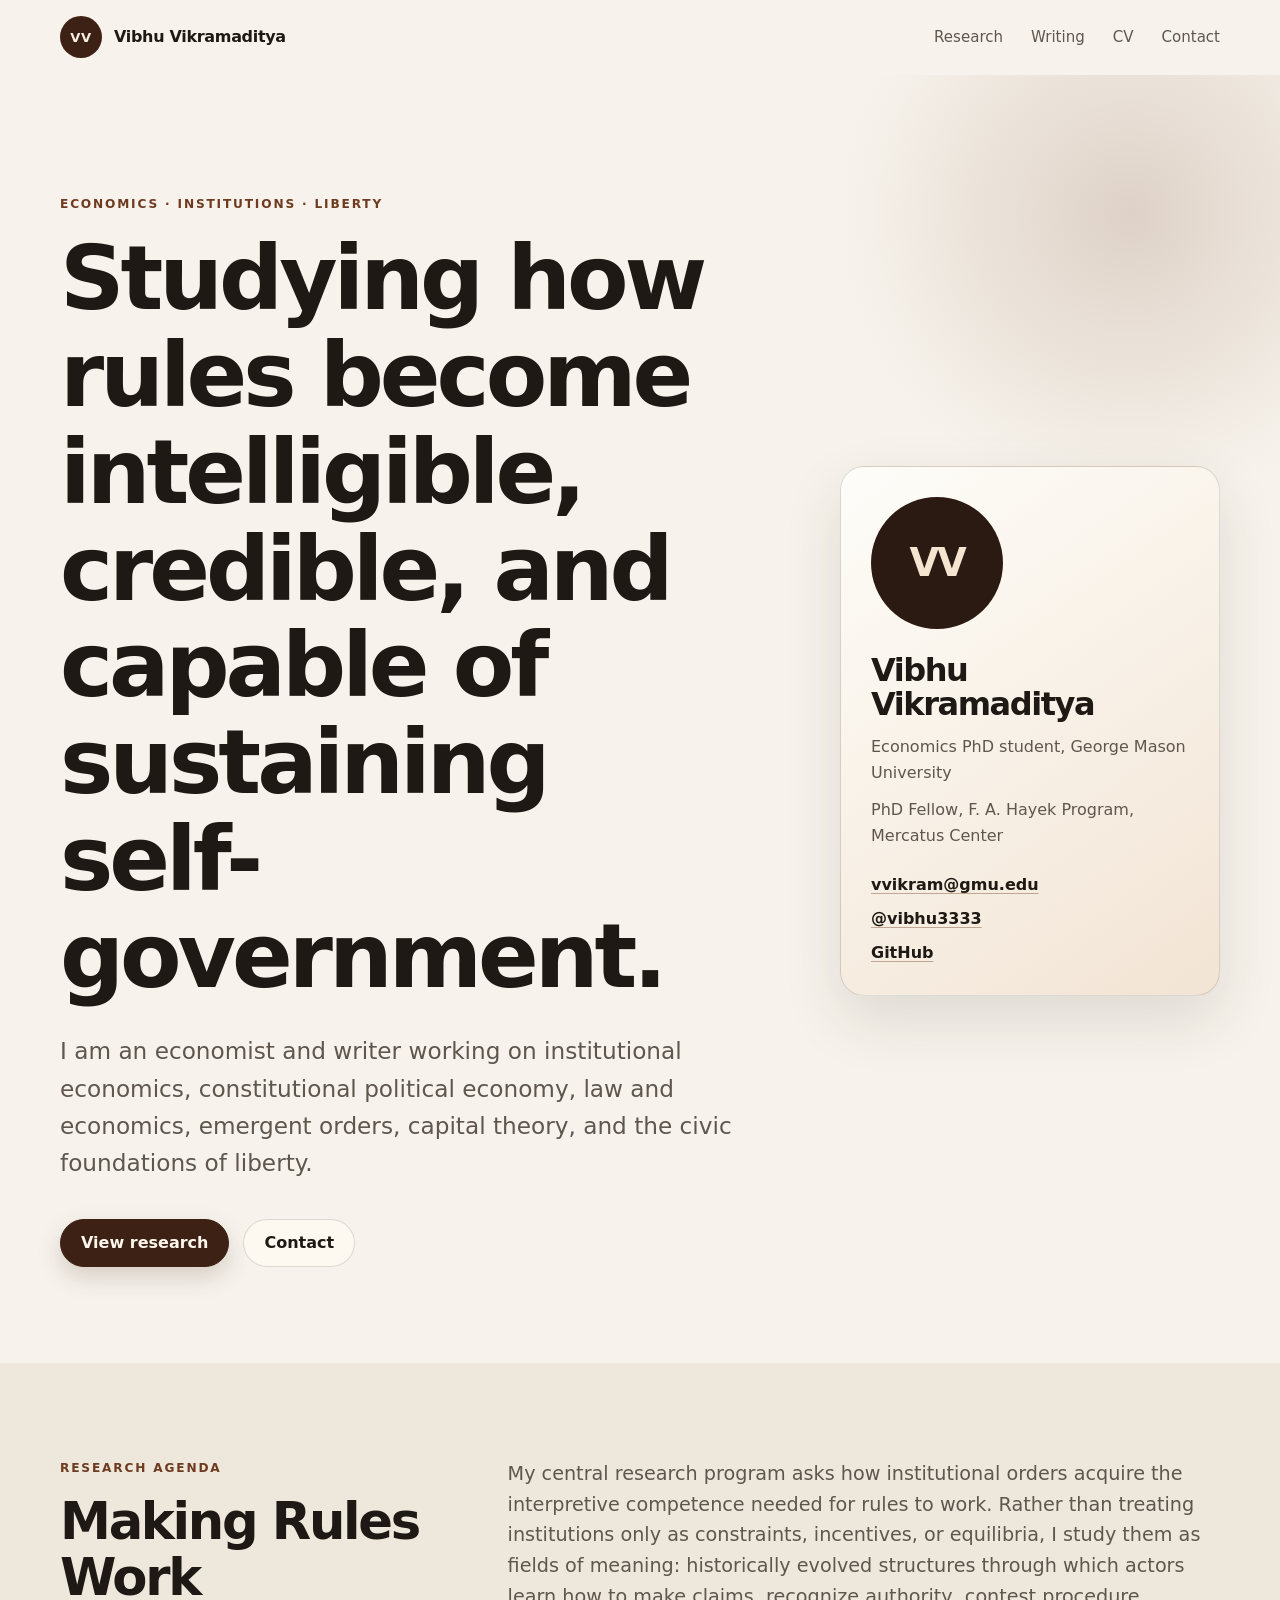
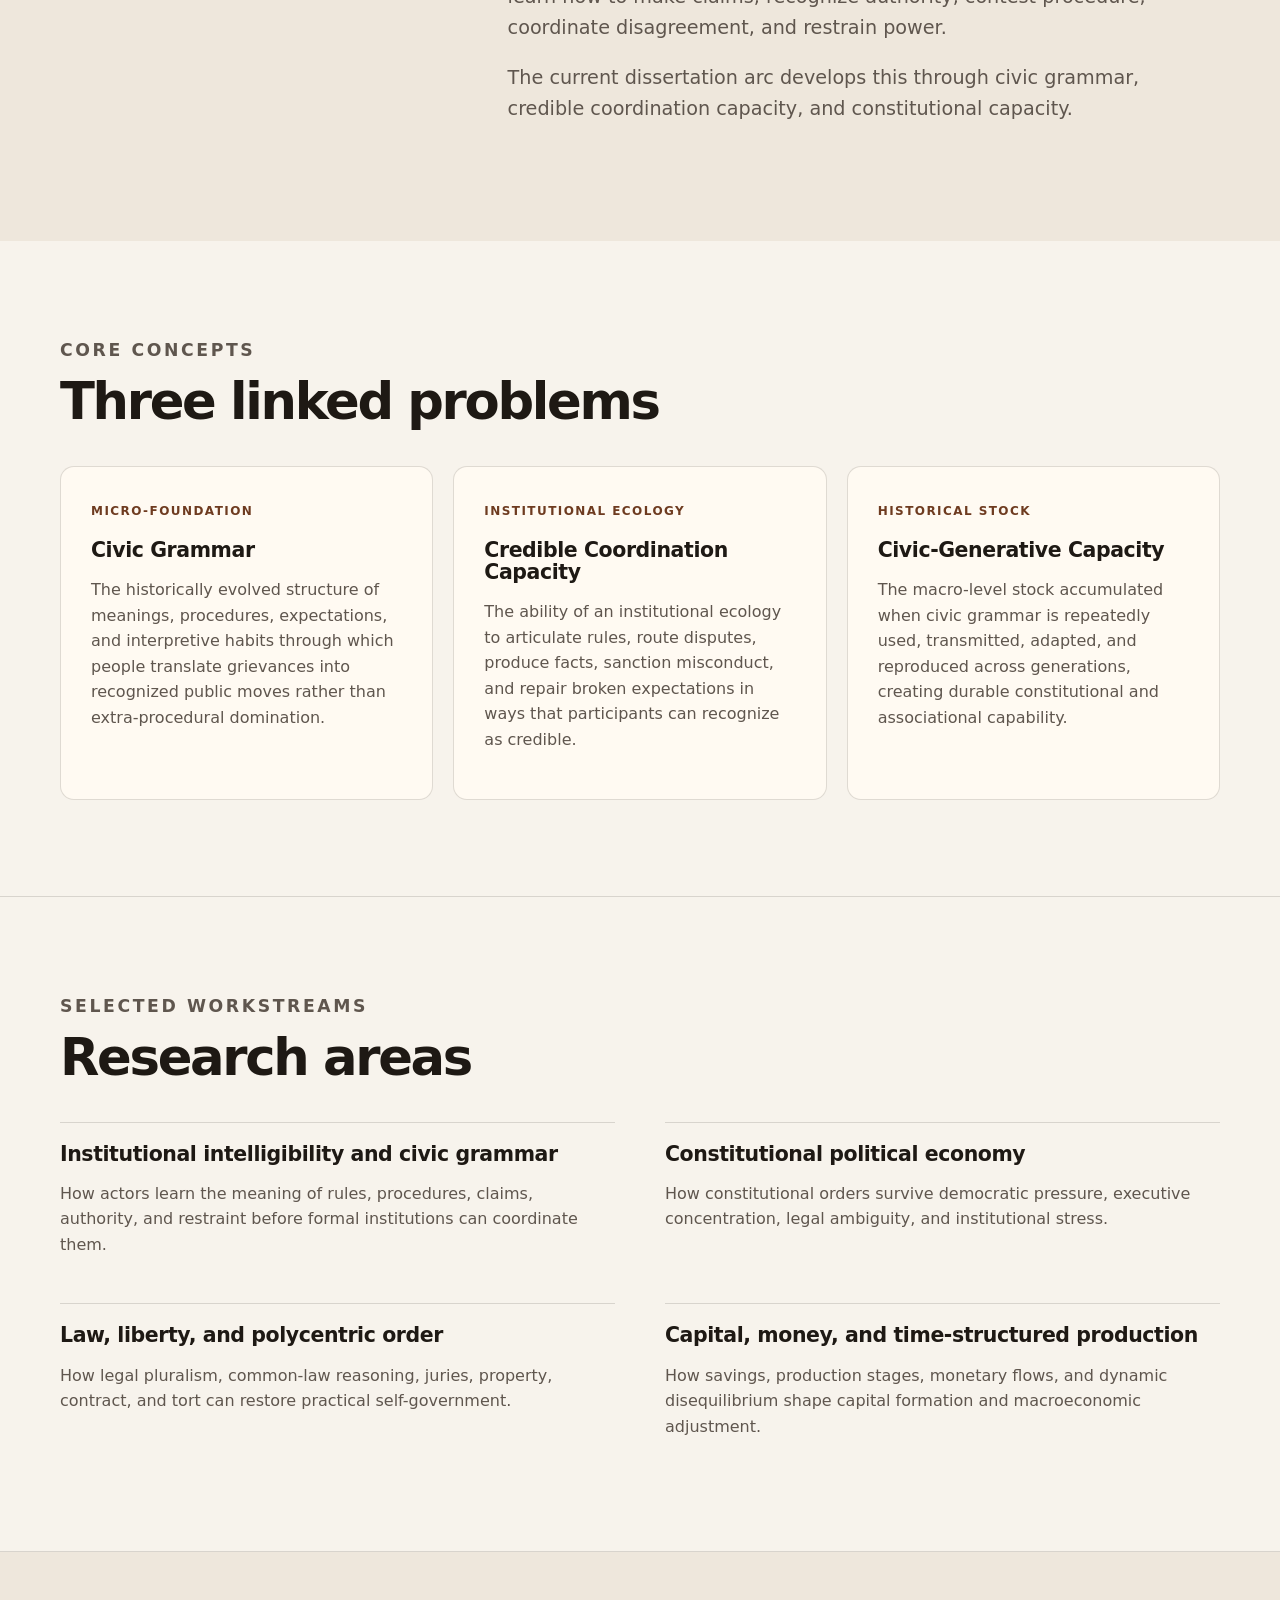
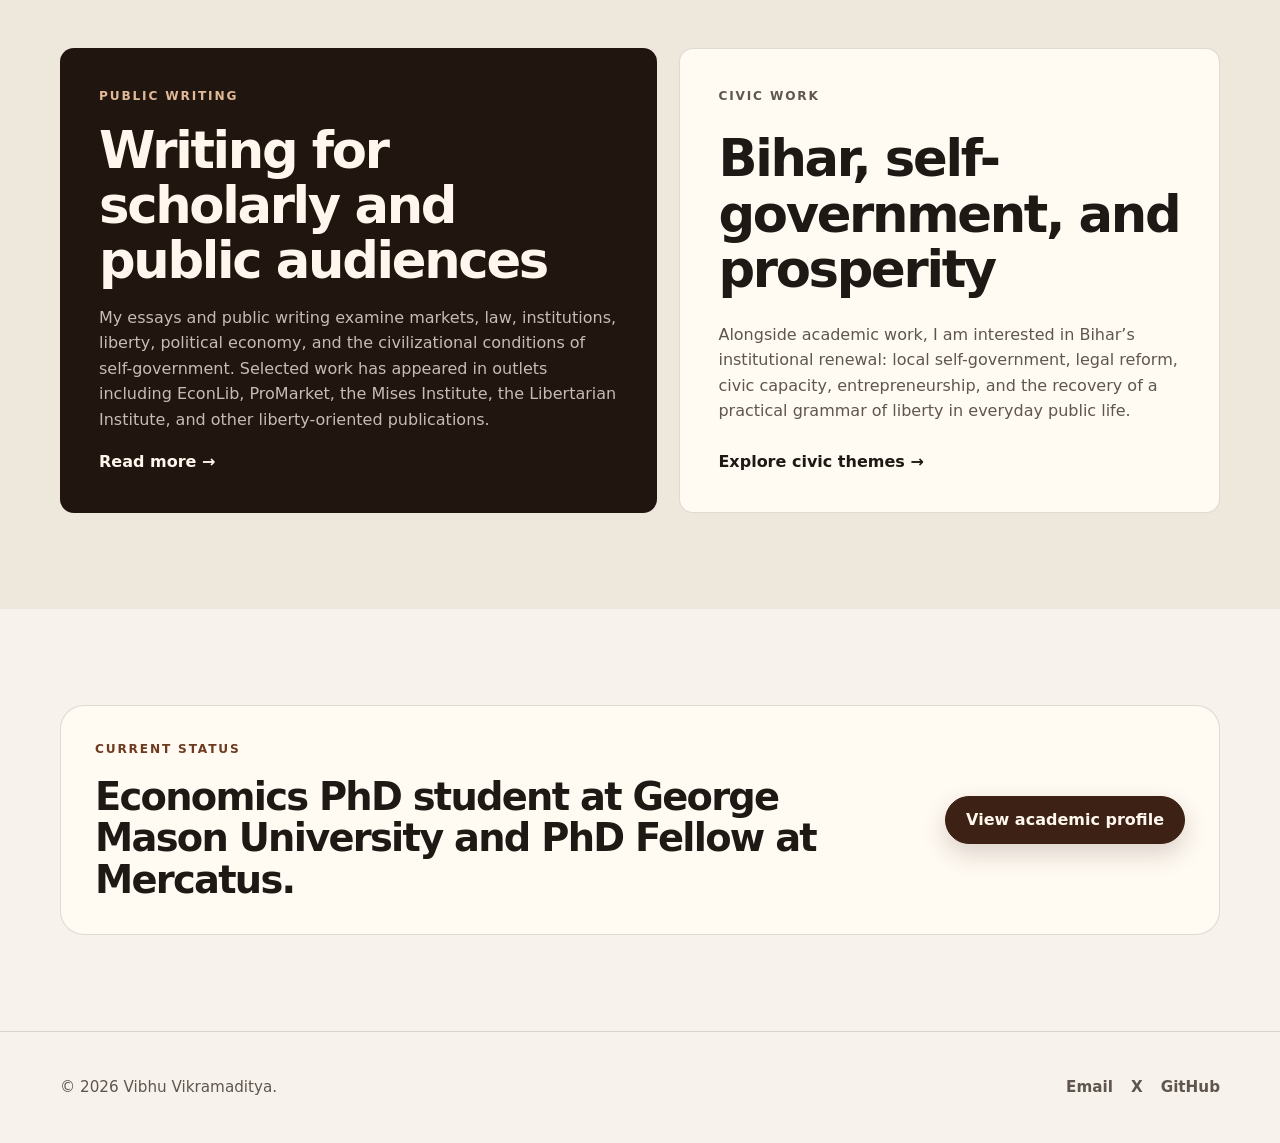
<file: index.html>
<!doctype html>
<html lang="en">
<head>
  <meta charset="utf-8" />
  <meta name="viewport" content="width=device-width, initial-scale=1" />
  <title>Vibhu Vikramaditya | Economics, Institutions, Liberty</title>
  <meta name="description" content="Vibhu Vikramaditya is an economist and writer working on institutional economics, civic grammar, constitutional political economy, emergent orders, law and economics, and liberty." />
  <meta name="author" content="Vibhu Vikramaditya" />
  <meta property="og:title" content="Vibhu Vikramaditya" />
  <meta property="og:description" content="Economist and writer working on institutions, civic grammar, constitutional capacity, emergent orders, and liberty." />
  <meta property="og:type" content="website" />
  <meta property="og:url" content="https://vibhuvikramaditya.com/" />
  <meta name="twitter:card" content="summary_large_image" />
  <link rel="canonical" href="https://vibhuvikramaditya.com/" />
  <link rel="stylesheet" href="styles.css" />
  <script defer src="site.js"></script>
  <script type="application/ld+json">
  {
    "@context": "https://schema.org",
    "@type": "Person",
    "name": "Vibhu Vikramaditya",
    "url": "https://vibhuvikramaditya.com/",
    "sameAs": [
      "https://x.com/vibhu3333",
      "https://github.com/vibhu3333"
    ],
    "affiliation": [
      {"@type": "Organization", "name": "George Mason University"},
      {"@type": "Organization", "name": "Mercatus Center"}
    ],
    "knowsAbout": [
      "Institutional economics",
      "Constitutional political economy",
      "Law and economics",
      "Civic grammar",
      "Emergent orders",
      "Capital theory",
      "Monetary theory"
    ]
  }
  </script>
</head>
<body>
  <a class="skip-link" href="#main">Skip to content</a>

  <header class="site-header" data-header>
    <div class="container header-inner">
      <a class="brand" href="index.html" aria-label="Vibhu Vikramaditya home">
        <span class="brand-mark">VV</span>
        <span class="brand-text">Vibhu Vikramaditya</span>
      </a>
      <button class="nav-toggle" type="button" aria-expanded="false" aria-controls="site-nav" data-nav-toggle>
        <span class="sr-only">Toggle navigation</span>
        <span></span><span></span><span></span>
      </button>
      <nav class="site-nav" id="site-nav" data-nav>
        <a href="research.html">Research</a>
        <a href="writing.html">Writing</a>
        <a href="cv.html">CV</a>
        <a href="contact.html">Contact</a>
      </nav>
    </div>
  </header>

  <main id="main">
    <section class="hero section-pad">
      <div class="container hero-grid">
        <div class="hero-copy">
          <p class="eyebrow">Economics · Institutions · Liberty</p>
          <h1>Studying how rules become intelligible, credible, and capable of sustaining self-government.</h1>
          <p class="lead">
            I am an economist and writer working on institutional economics, constitutional political economy,
            law and economics, emergent orders, capital theory, and the civic foundations of liberty.
          </p>
          <div class="hero-actions">
            <a class="button primary" href="research.html">View research</a>
            <a class="button ghost" href="contact.html">Contact</a>
          </div>
        </div>
        <aside class="profile-card" aria-label="Profile summary">
          <div class="portrait-placeholder" aria-hidden="true">VV</div>
          <h2>Vibhu Vikramaditya</h2>
          <p>Economics PhD student, George Mason University</p>
          <p>PhD Fellow, F. A. Hayek Program, Mercatus Center</p>
          <div class="profile-links">
            <a href="mailto:vvikram@gmu.edu">vvikram@gmu.edu</a>
            <a href="https://x.com/vibhu3333">@vibhu3333</a>
            <a href="https://github.com/vibhu3333">GitHub</a>
          </div>
        </aside>
      </div>
    </section>

    <section class="section-pad muted">
      <div class="container split">
        <div>
          <p class="eyebrow">Research agenda</p>
          <h2>Making Rules Work</h2>
        </div>
        <div class="prose-large">
          <p>
            My central research program asks how institutional orders acquire the interpretive competence needed for rules to work.
            Rather than treating institutions only as constraints, incentives, or equilibria, I study them as fields of meaning:
            historically evolved structures through which actors learn how to make claims, recognize authority, contest procedure,
            coordinate disagreement, and restrain power.
          </p>
          <p>
            The current dissertation arc develops this through civic grammar, credible coordination capacity, and constitutional capacity.
          </p>
        </div>
      </div>
    </section>

    <section class="section-pad">
      <div class="container">
        <div class="section-heading">
          <p class="eyebrow">Core concepts</p>
          <h2>Three linked problems</h2>
        </div>
        <div class="card-grid three">
          <article class="info-card">
            <span class="card-kicker">Micro-foundation</span>
            <h3>Civic Grammar</h3>
            <p>
              The historically evolved structure of meanings, procedures, expectations, and interpretive habits through which people
              translate grievances into recognized public moves rather than extra-procedural domination.
            </p>
          </article>
          <article class="info-card">
            <span class="card-kicker">Institutional ecology</span>
            <h3>Credible Coordination Capacity</h3>
            <p>
              The ability of an institutional ecology to articulate rules, route disputes, produce facts, sanction misconduct, and repair
              broken expectations in ways that participants can recognize as credible.
            </p>
          </article>
          <article class="info-card">
            <span class="card-kicker">Historical stock</span>
            <h3>Civic-Generative Capacity</h3>
            <p>
              The macro-level stock accumulated when civic grammar is repeatedly used, transmitted, adapted, and reproduced across
              generations, creating durable constitutional and associational capability.
            </p>
          </article>
        </div>
      </div>
    </section>

    <section class="section-pad bordered">
      <div class="container">
        <div class="section-heading narrow">
          <p class="eyebrow">Selected workstreams</p>
          <h2>Research areas</h2>
        </div>
        <div class="workstream-list">
          <article>
            <h3>Institutional intelligibility and civic grammar</h3>
            <p>How actors learn the meaning of rules, procedures, claims, authority, and restraint before formal institutions can coordinate them.</p>
          </article>
          <article>
            <h3>Constitutional political economy</h3>
            <p>How constitutional orders survive democratic pressure, executive concentration, legal ambiguity, and institutional stress.</p>
          </article>
          <article>
            <h3>Law, liberty, and polycentric order</h3>
            <p>How legal pluralism, common-law reasoning, juries, property, contract, and tort can restore practical self-government.</p>
          </article>
          <article>
            <h3>Capital, money, and time-structured production</h3>
            <p>How savings, production stages, monetary flows, and dynamic disequilibrium shape capital formation and macroeconomic adjustment.</p>
          </article>
        </div>
      </div>
    </section>

    <section class="section-pad muted">
      <div class="container feature-grid">
        <div class="feature-panel dark-panel">
          <p class="eyebrow">Public writing</p>
          <h2>Writing for scholarly and public audiences</h2>
          <p>
            My essays and public writing examine markets, law, institutions, liberty, political economy, and the civilizational conditions
            of self-government. Selected work has appeared in outlets including EconLib, ProMarket, the Mises Institute, the Libertarian
            Institute, and other liberty-oriented publications.
          </p>
          <a class="text-link" href="writing.html">Read more</a>
        </div>
        <div class="feature-panel">
          <p class="eyebrow">Civic work</p>
          <h2>Bihar, self-government, and prosperity</h2>
          <p>
            Alongside academic work, I am interested in Bihar’s institutional renewal: local self-government, legal reform, civic capacity,
            entrepreneurship, and the recovery of a practical grammar of liberty in everyday public life.
          </p>
          <a class="text-link" href="research.html#civic-work">Explore civic themes</a>
        </div>
      </div>
    </section>

    <section class="section-pad">
      <div class="container cta-band">
        <div>
          <p class="eyebrow">Current status</p>
          <h2>Economics PhD student at George Mason University and PhD Fellow at Mercatus.</h2>
        </div>
        <a class="button primary" href="cv.html">View academic profile</a>
      </div>
    </section>
  </main>

  <footer class="site-footer">
    <div class="container footer-inner">
      <p>© <span data-year></span> Vibhu Vikramaditya.</p>
      <div class="footer-links">
        <a href="mailto:vvikram@gmu.edu">Email</a>
        <a href="https://x.com/vibhu3333">X</a>
        <a href="https://github.com/vibhu3333">GitHub</a>
      </div>
    </div>
  </footer>
</body>
</html>
</file>
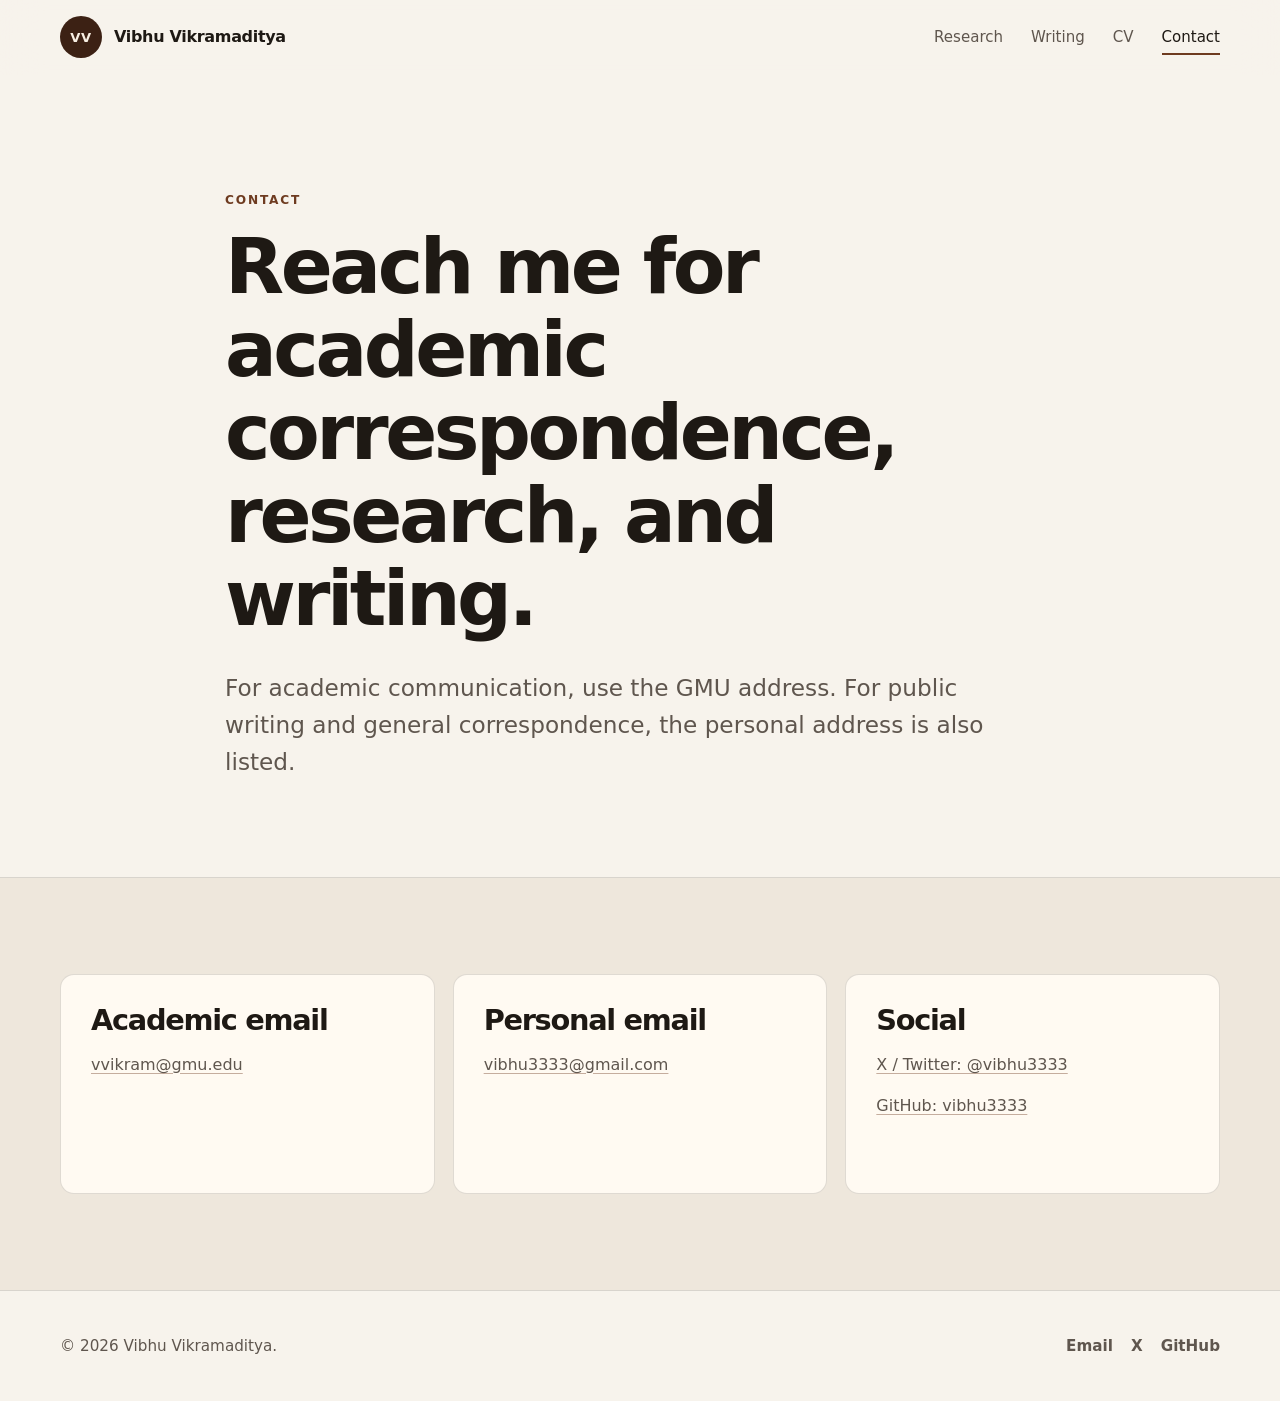
<file: contact.html>
<!doctype html>
<html lang="en">
<head>
  <meta charset="utf-8" />
  <meta name="viewport" content="width=device-width, initial-scale=1" />
  <title>Contact | Vibhu Vikramaditya</title>
  <meta name="description" content="Contact Vibhu Vikramaditya." />
  <link rel="canonical" href="https://vibhuvikramaditya.com/contact.html" />
  <link rel="stylesheet" href="styles.css" />
  <script defer src="site.js"></script>
</head>
<body>
  <a class="skip-link" href="#main">Skip to content</a>
  <header class="site-header" data-header>
    <div class="container header-inner">
      <a class="brand" href="index.html"><span class="brand-mark">VV</span><span class="brand-text">Vibhu Vikramaditya</span></a>
      <button class="nav-toggle" type="button" aria-expanded="false" aria-controls="site-nav" data-nav-toggle><span class="sr-only">Toggle navigation</span><span></span><span></span><span></span></button>
      <nav class="site-nav" id="site-nav" data-nav>
        <a href="research.html">Research</a>
        <a href="writing.html">Writing</a>
        <a href="cv.html">CV</a>
        <a href="contact.html" aria-current="page">Contact</a>
      </nav>
    </div>
  </header>

  <main id="main">
    <section class="page-hero section-pad">
      <div class="container narrow">
        <p class="eyebrow">Contact</p>
        <h1>Reach me for academic correspondence, research, and writing.</h1>
        <p class="lead">
          For academic communication, use the GMU address. For public writing and general correspondence, the personal address is also listed.
        </p>
      </div>
    </section>

    <section class="section-pad muted">
      <div class="container contact-grid">
        <article class="contact-card">
          <h2>Academic email</h2>
          <p><a href="mailto:vvikram@gmu.edu">vvikram@gmu.edu</a></p>
        </article>
        <article class="contact-card">
          <h2>Personal email</h2>
          <p><a href="mailto:vibhu3333@gmail.com">vibhu3333@gmail.com</a></p>
        </article>
        <article class="contact-card">
          <h2>Social</h2>
          <p><a href="https://x.com/vibhu3333">X / Twitter: @vibhu3333</a></p>
          <p><a href="https://github.com/vibhu3333">GitHub: vibhu3333</a></p>
        </article>
      </div>
    </section>
  </main>

  <footer class="site-footer">
    <div class="container footer-inner">
      <p>© <span data-year></span> Vibhu Vikramaditya.</p>
      <div class="footer-links"><a href="mailto:vvikram@gmu.edu">Email</a><a href="https://x.com/vibhu3333">X</a><a href="https://github.com/vibhu3333">GitHub</a></div>
    </div>
  </footer>
</body>
</html>
</file>
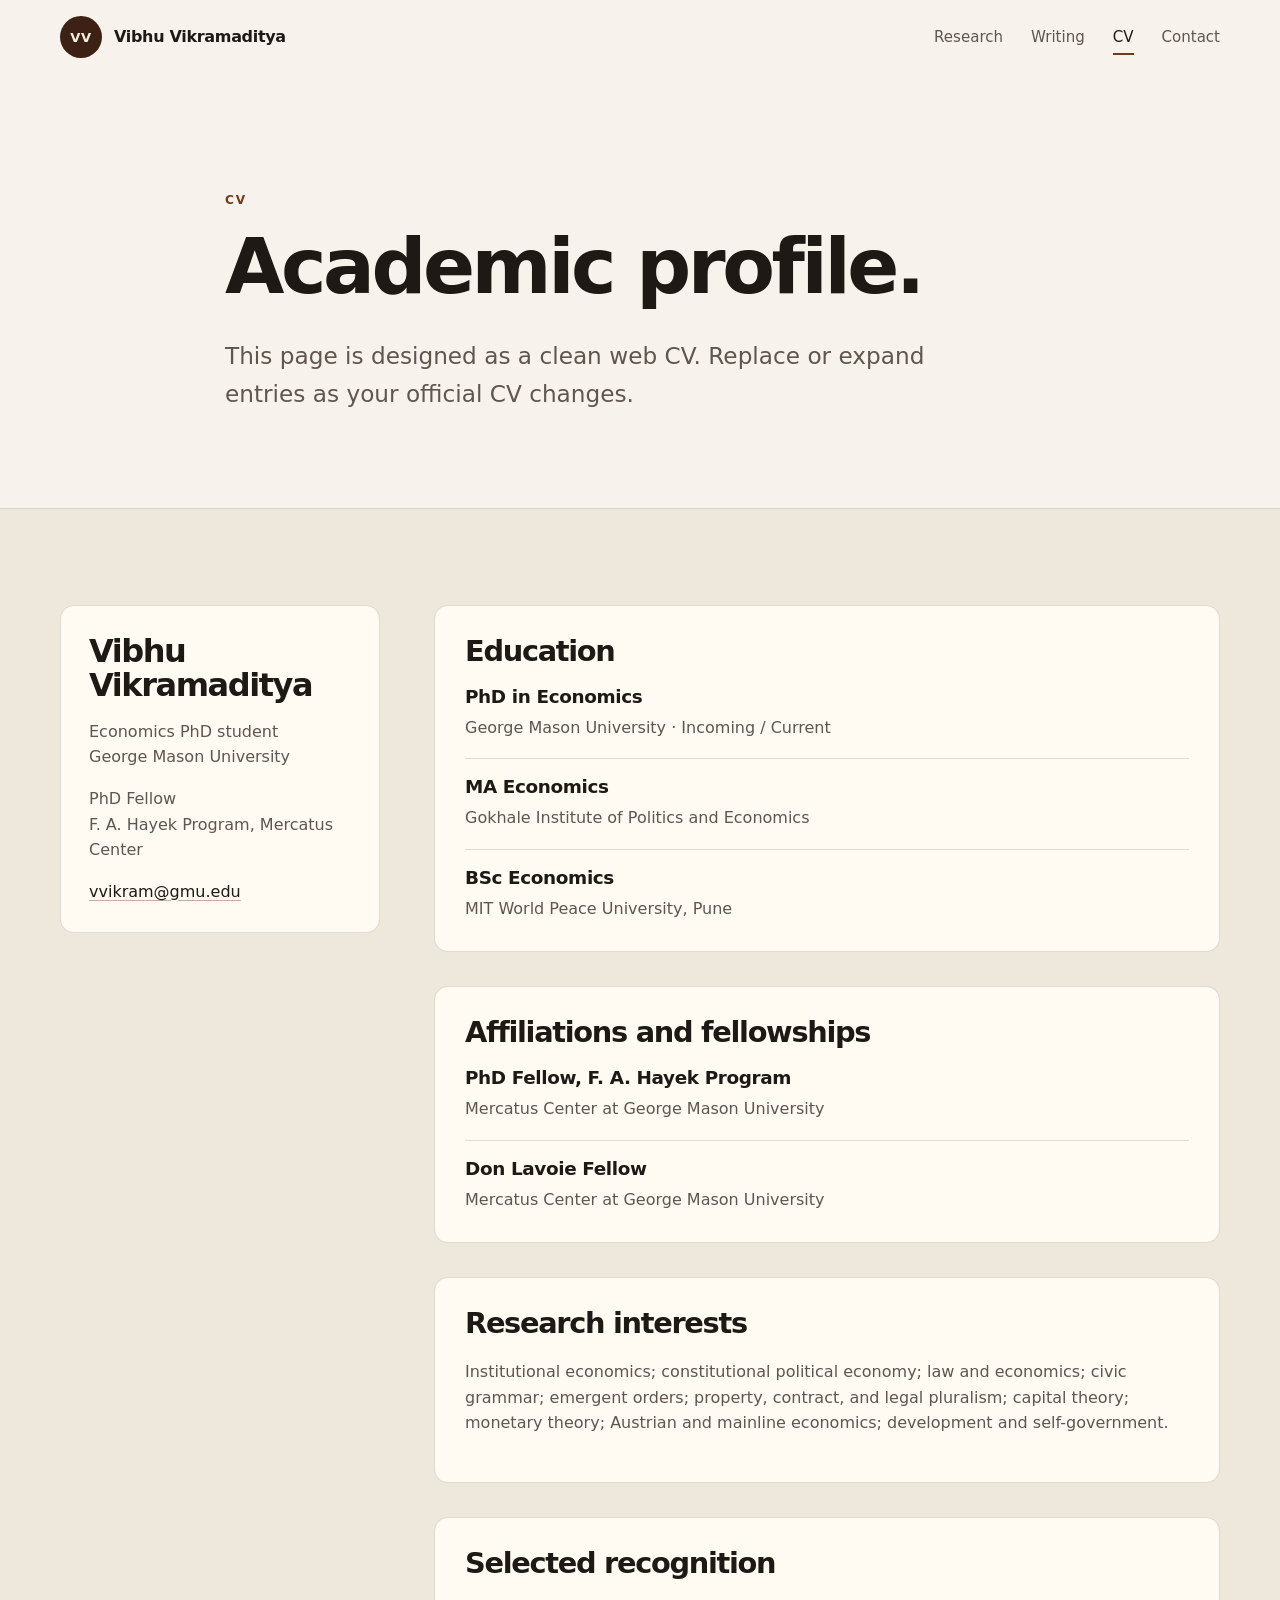
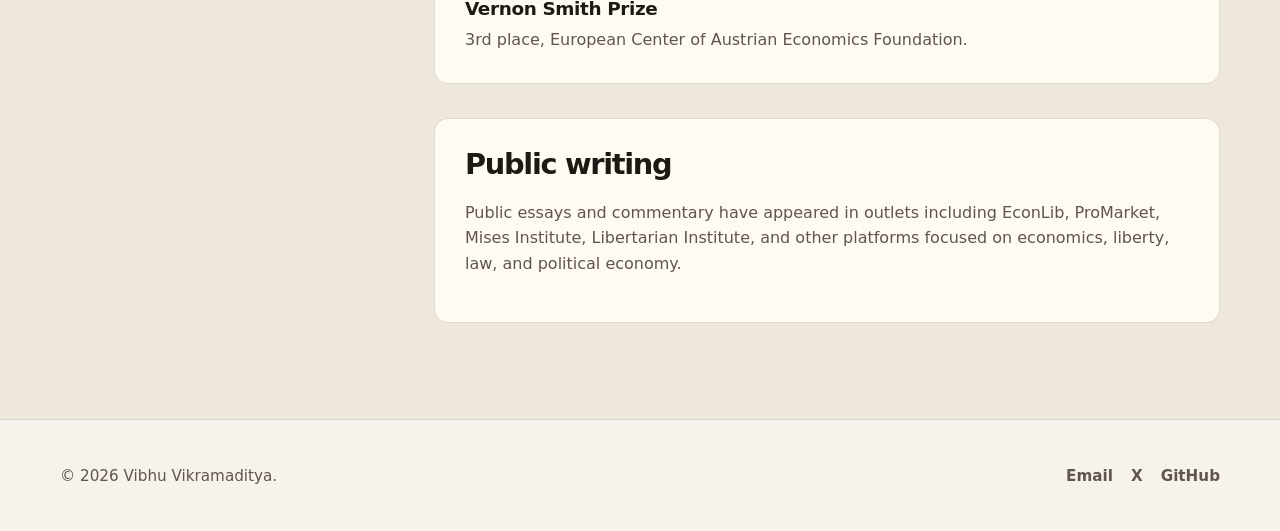
<file: cv.html>
<!doctype html>
<html lang="en">
<head>
  <meta charset="utf-8" />
  <meta name="viewport" content="width=device-width, initial-scale=1" />
  <title>CV | Vibhu Vikramaditya</title>
  <meta name="description" content="Academic profile and CV summary for Vibhu Vikramaditya." />
  <link rel="canonical" href="https://vibhuvikramaditya.com/cv.html" />
  <link rel="stylesheet" href="styles.css" />
  <script defer src="site.js"></script>
</head>
<body>
  <a class="skip-link" href="#main">Skip to content</a>
  <header class="site-header" data-header>
    <div class="container header-inner">
      <a class="brand" href="index.html"><span class="brand-mark">VV</span><span class="brand-text">Vibhu Vikramaditya</span></a>
      <button class="nav-toggle" type="button" aria-expanded="false" aria-controls="site-nav" data-nav-toggle><span class="sr-only">Toggle navigation</span><span></span><span></span><span></span></button>
      <nav class="site-nav" id="site-nav" data-nav>
        <a href="research.html">Research</a>
        <a href="writing.html">Writing</a>
        <a href="cv.html" aria-current="page">CV</a>
        <a href="contact.html">Contact</a>
      </nav>
    </div>
  </header>

  <main id="main">
    <section class="page-hero section-pad">
      <div class="container narrow">
        <p class="eyebrow">CV</p>
        <h1>Academic profile.</h1>
        <p class="lead">
          This page is designed as a clean web CV. Replace or expand entries as your official CV changes.
        </p>
        <!-- Add a CV PDF later and link it here, for example: Vibhu-Vikramaditya-CV.pdf -->
      </div>
    </section>

    <section class="section-pad muted">
      <div class="container cv-layout">
        <aside class="cv-aside">
          <h2>Vibhu Vikramaditya</h2>
          <p>Economics PhD student<br>George Mason University</p>
          <p>PhD Fellow<br>F. A. Hayek Program, Mercatus Center</p>
          <a href="mailto:vvikram@gmu.edu">vvikram@gmu.edu</a>
        </aside>
        <div class="cv-main">
          <section class="cv-section">
            <h2>Education</h2>
            <div class="timeline-item">
              <h3>PhD in Economics</h3>
              <p>George Mason University · Incoming / Current</p>
            </div>
            <div class="timeline-item">
              <h3>MA Economics</h3>
              <p>Gokhale Institute of Politics and Economics</p>
            </div>
            <div class="timeline-item">
              <h3>BSc Economics</h3>
              <p>MIT World Peace University, Pune</p>
            </div>
          </section>

          <section class="cv-section">
            <h2>Affiliations and fellowships</h2>
            <div class="timeline-item">
              <h3>PhD Fellow, F. A. Hayek Program</h3>
              <p>Mercatus Center at George Mason University</p>
            </div>
            <div class="timeline-item">
              <h3>Don Lavoie Fellow</h3>
              <p>Mercatus Center at George Mason University</p>
            </div>
          </section>

          <section class="cv-section">
            <h2>Research interests</h2>
            <p>
              Institutional economics; constitutional political economy; law and economics; civic grammar; emergent orders;
              property, contract, and legal pluralism; capital theory; monetary theory; Austrian and mainline economics; development and self-government.
            </p>
          </section>

          <section class="cv-section">
            <h2>Selected recognition</h2>
            <div class="timeline-item">
              <h3>Vernon Smith Prize</h3>
              <p>3rd place, European Center of Austrian Economics Foundation.</p>
            </div>
          </section>

          <section class="cv-section">
            <h2>Public writing</h2>
            <p>
              Public essays and commentary have appeared in outlets including EconLib, ProMarket, Mises Institute,
              Libertarian Institute, and other platforms focused on economics, liberty, law, and political economy.
            </p>
          </section>
        </div>
      </div>
    </section>
  </main>

  <footer class="site-footer">
    <div class="container footer-inner">
      <p>© <span data-year></span> Vibhu Vikramaditya.</p>
      <div class="footer-links"><a href="mailto:vvikram@gmu.edu">Email</a><a href="https://x.com/vibhu3333">X</a><a href="https://github.com/vibhu3333">GitHub</a></div>
    </div>
  </footer>
</body>
</html>
</file>
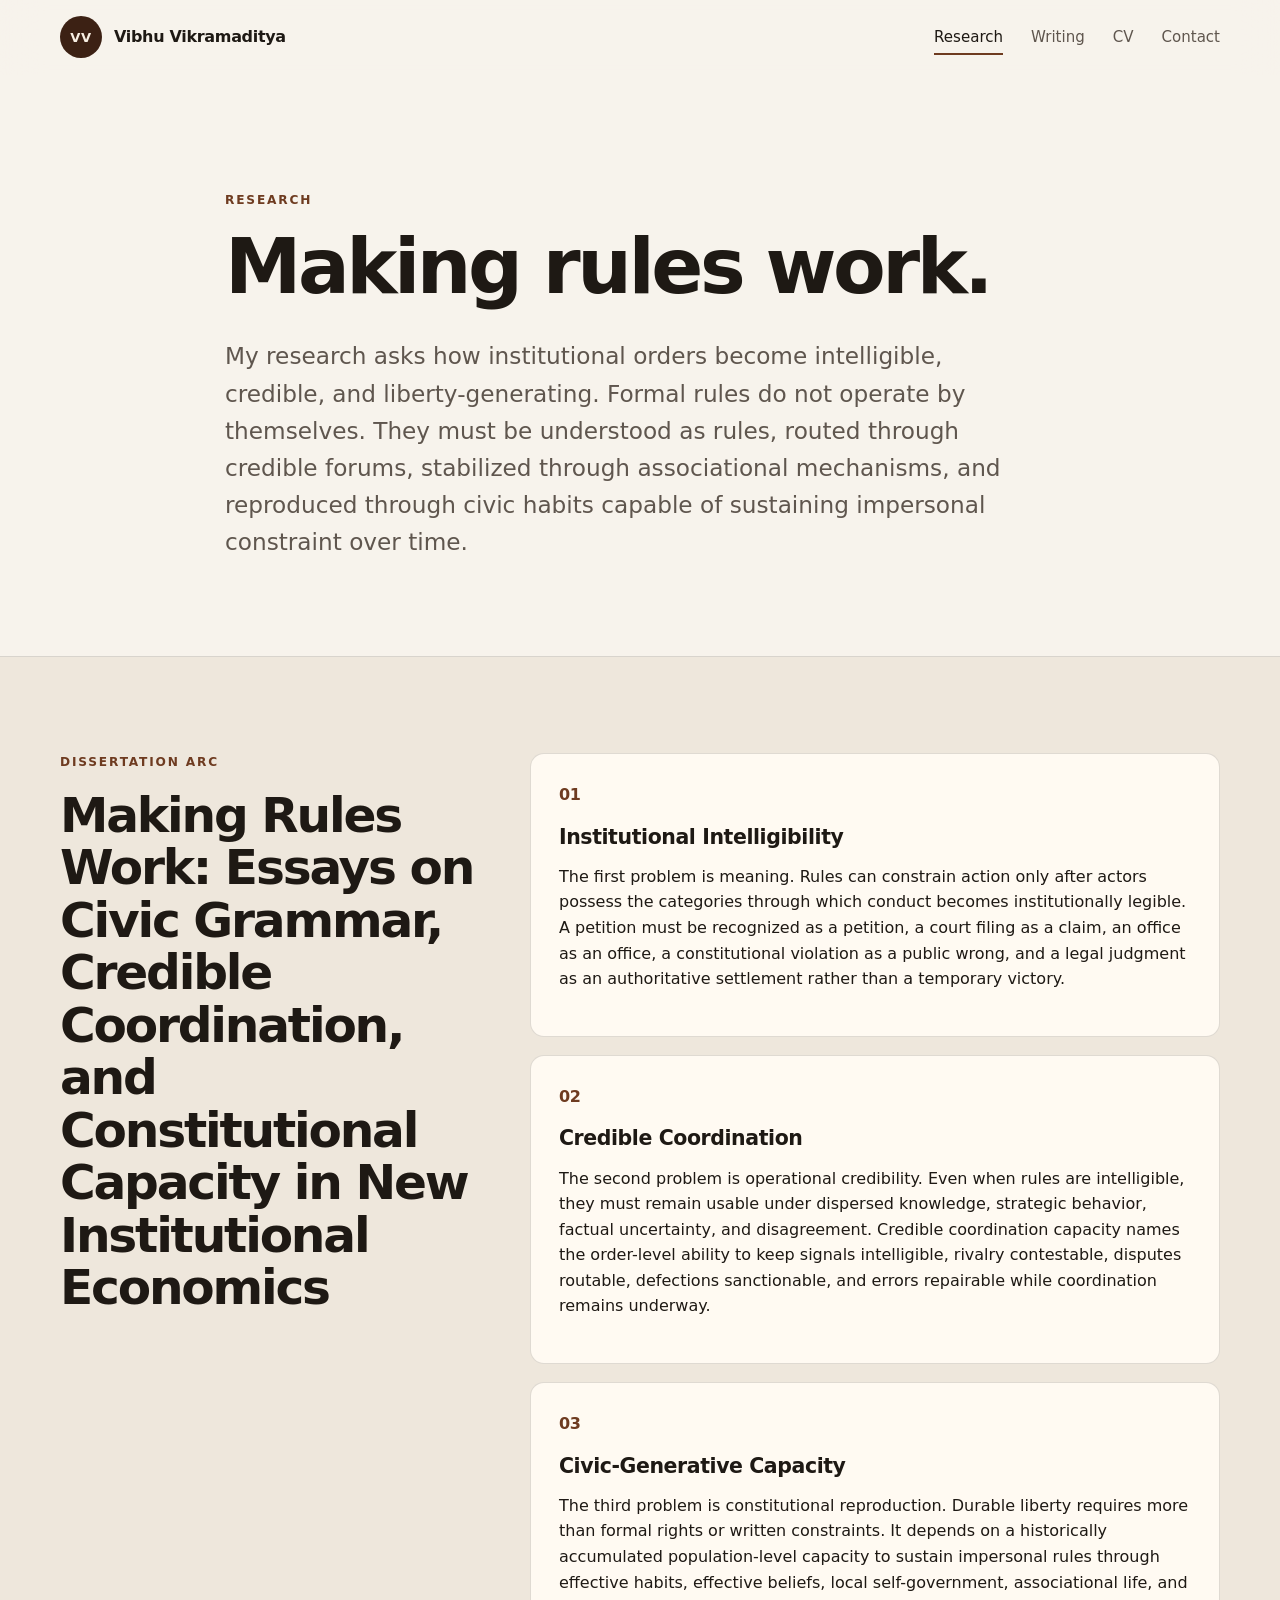
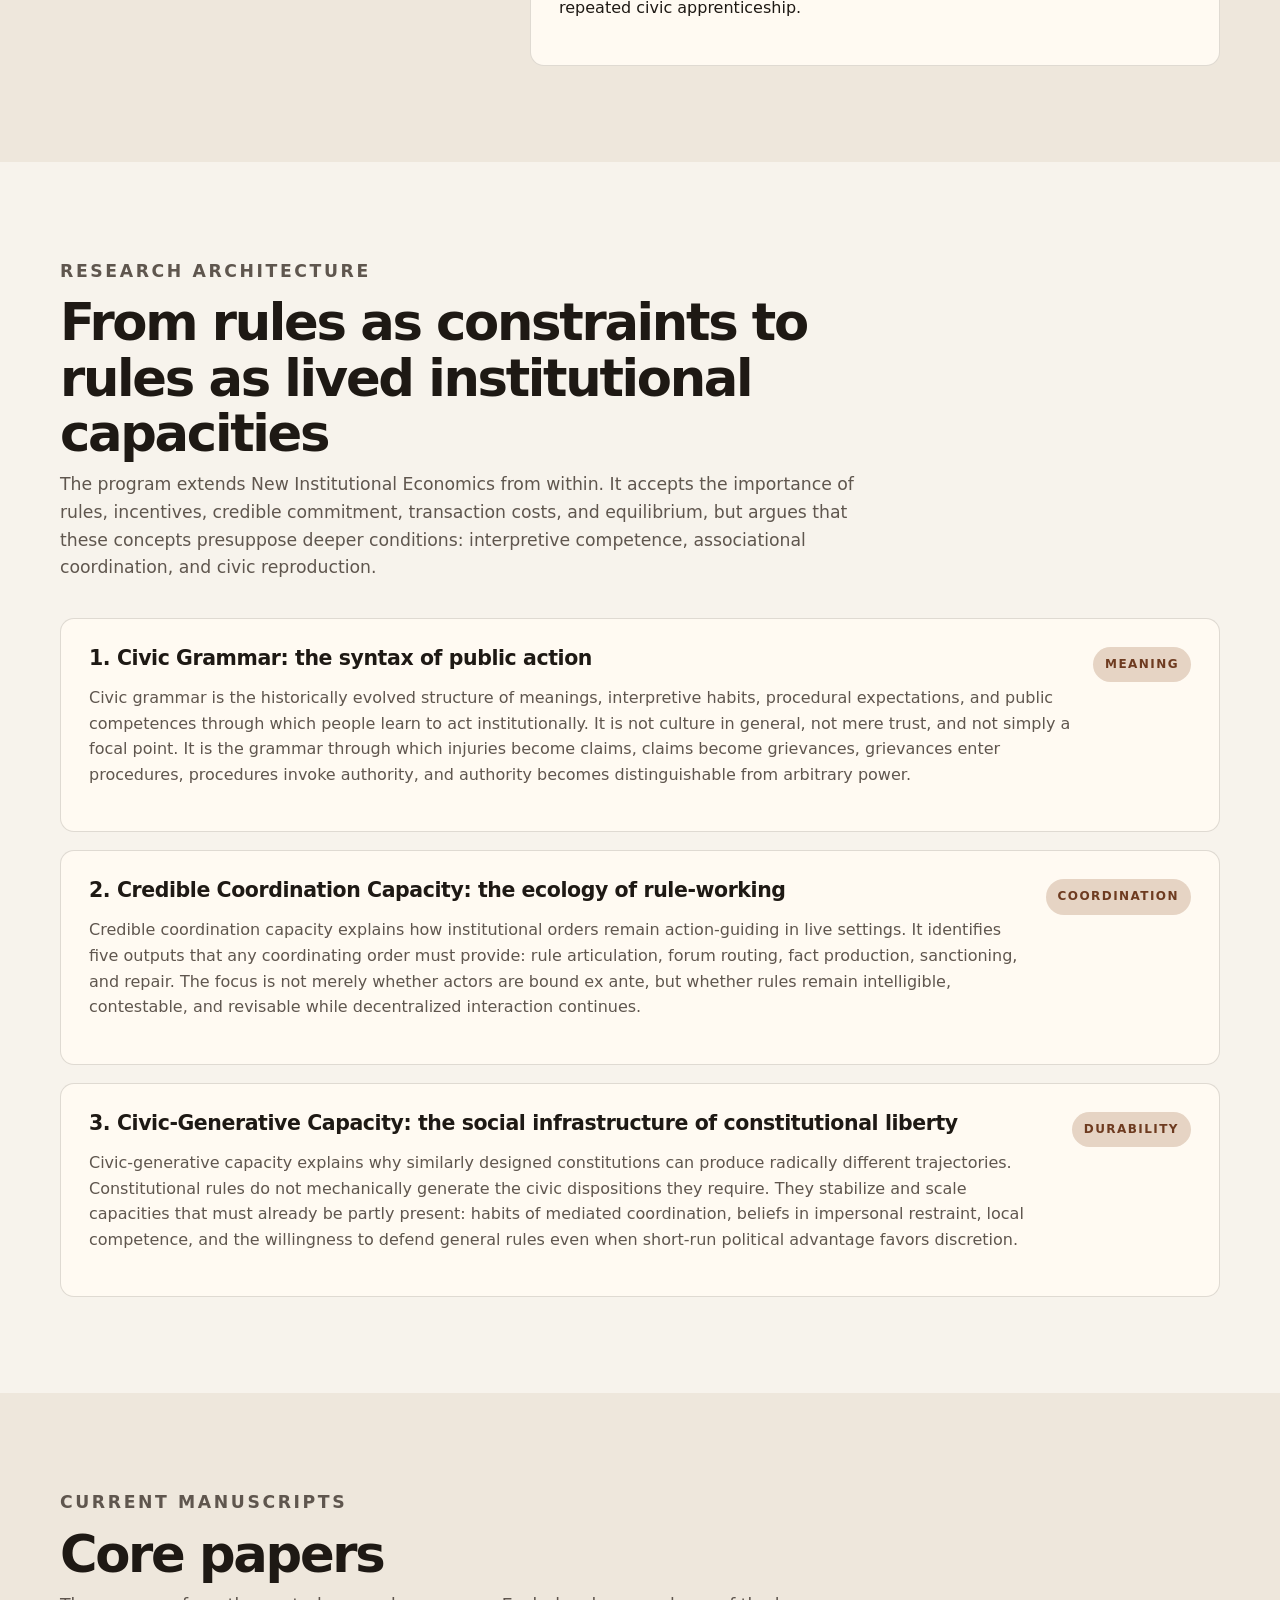
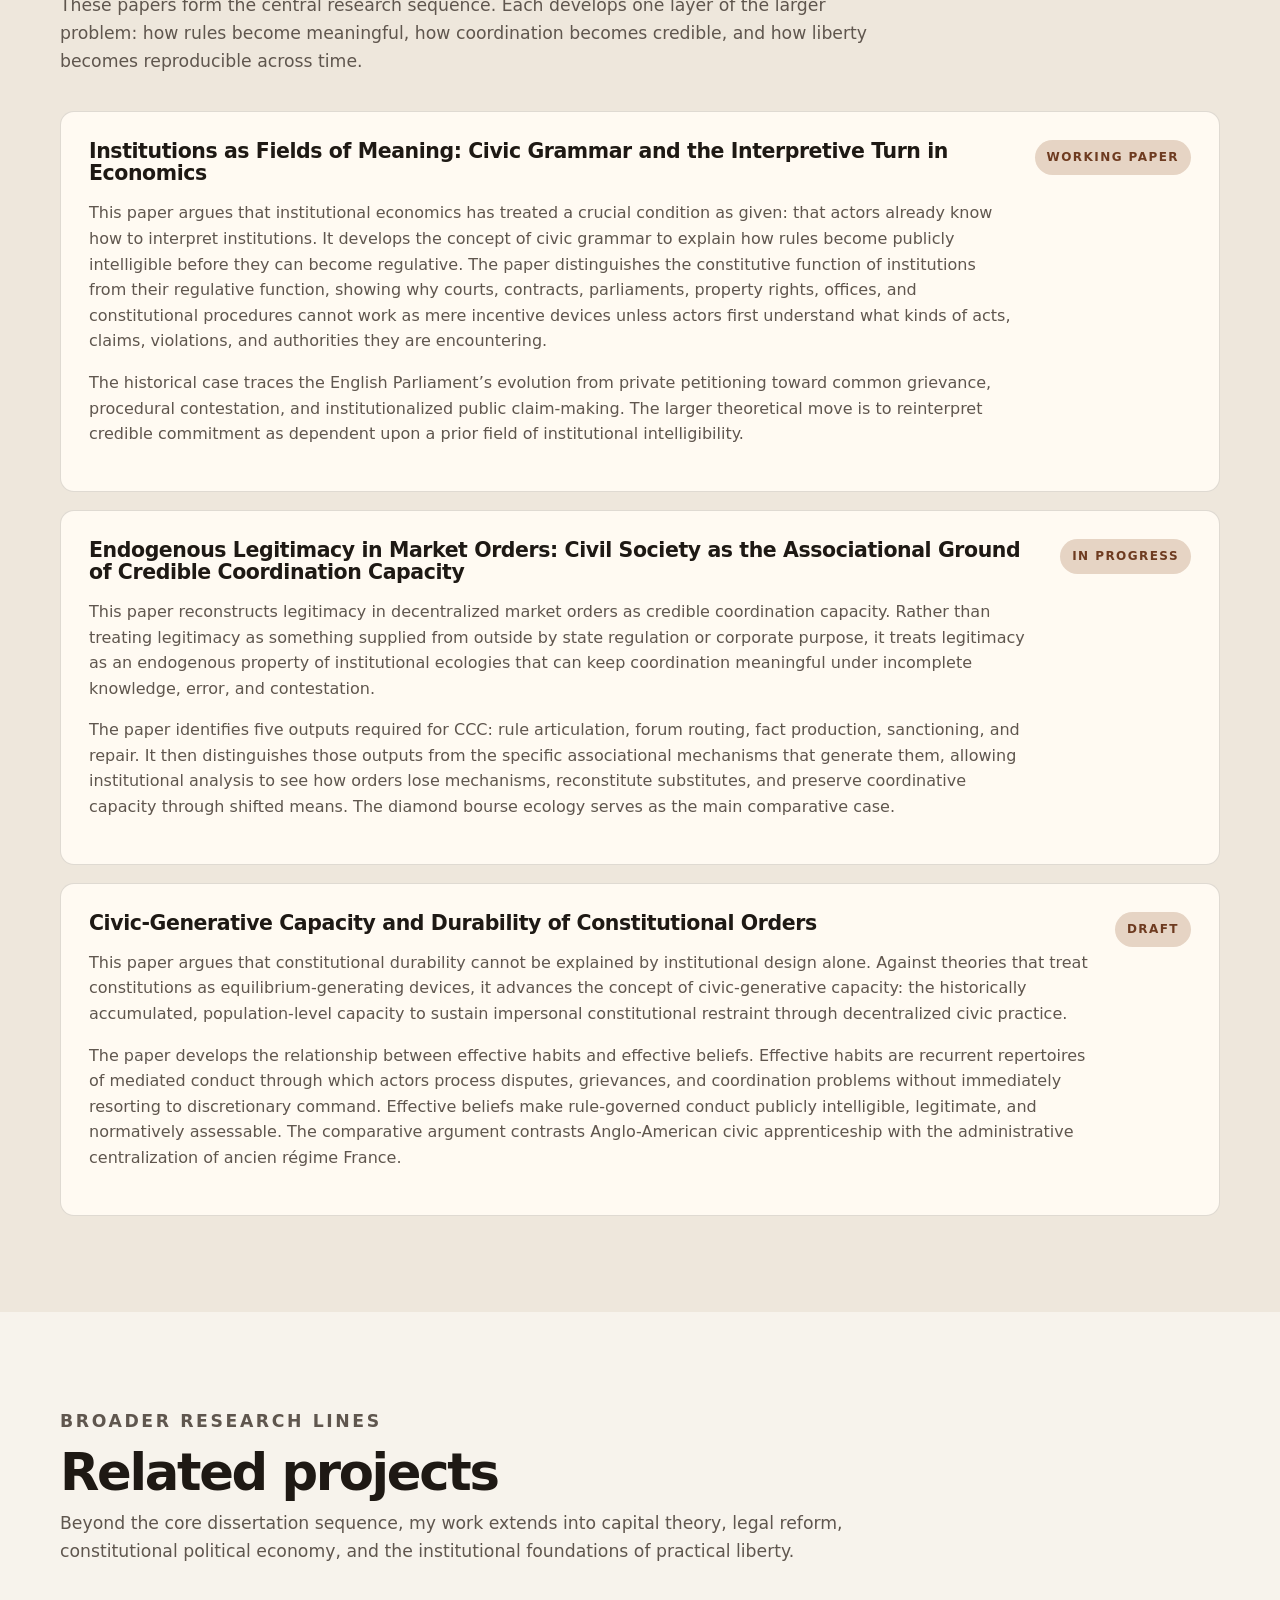
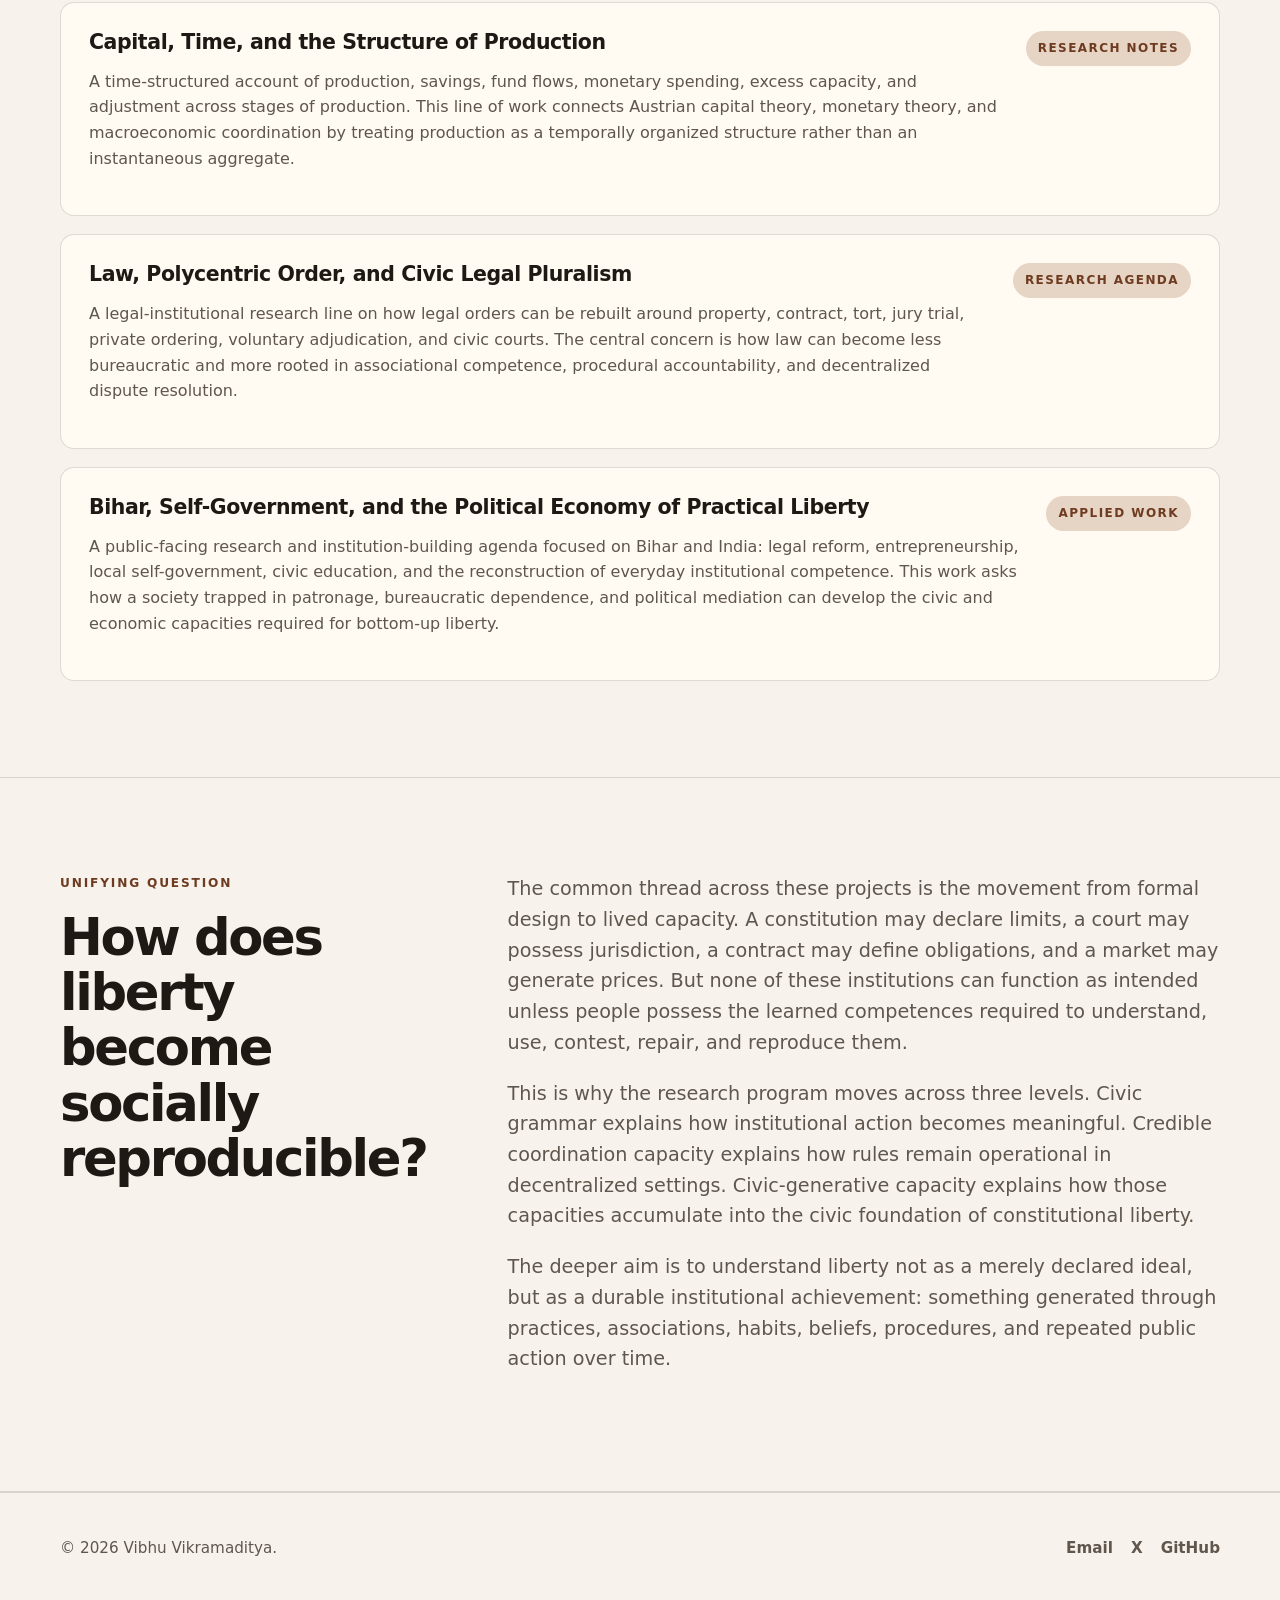
<file: research.html>
<!doctype html>
<html lang="en">
<head>
  <meta charset="utf-8" />
  <meta name="viewport" content="width=device-width, initial-scale=1" />
  <title>Research | Vibhu Vikramaditya</title>
  <meta name="description" content="Research by Vibhu Vikramaditya on institutional economics, civic grammar, credible coordination capacity, civic-generative capacity, constitutional durability, law and economics, and emergent orders." />
  <link rel="canonical" href="https://vibhu3333-cloud.github.io/research.html" />
  <link rel="stylesheet" href="styles.css" />
  <script defer src="site.js"></script>
</head>

<body>
  <a class="skip-link" href="#main">Skip to content</a>

  <header class="site-header" data-header>
    <div class="container header-inner">
      <a class="brand" href="index.html">
        <span class="brand-mark">VV</span>
        <span class="brand-text">Vibhu Vikramaditya</span>
      </a>

      <button class="nav-toggle" type="button" aria-expanded="false" aria-controls="site-nav" data-nav-toggle>
        <span class="sr-only">Toggle navigation</span>
        <span></span>
        <span></span>
        <span></span>
      </button>

      <nav class="site-nav" id="site-nav" data-nav>
        <a href="research.html" aria-current="page">Research</a>
        <a href="writing.html">Writing</a>
        <a href="cv.html">CV</a>
        <a href="contact.html">Contact</a>
      </nav>
    </div>
  </header>

  <main id="main">

    <section class="page-hero section-pad">
      <div class="container narrow">
        <p class="eyebrow">Research</p>
        <h1>Making rules work.</h1>
        <p class="lead">
          My research asks how institutional orders become intelligible, credible, and liberty-generating.
          Formal rules do not operate by themselves. They must be understood as rules, routed through
          credible forums, stabilized through associational mechanisms, and reproduced through civic habits
          capable of sustaining impersonal constraint over time.
        </p>
      </div>
    </section>

    <section class="section-pad muted">
      <div class="container research-program">
        <div class="program-title">
          <p class="eyebrow">Dissertation arc</p>
          <h2>Making Rules Work: Essays on Civic Grammar, Credible Coordination, and Constitutional Capacity in New Institutional Economics</h2>
        </div>

        <div class="program-steps">
          <article>
            <span>01</span>
            <h3>Institutional Intelligibility</h3>
            <p>
              The first problem is meaning. Rules can constrain action only after actors possess the
              categories through which conduct becomes institutionally legible. A petition must be recognized
              as a petition, a court filing as a claim, an office as an office, a constitutional violation as a
              public wrong, and a legal judgment as an authoritative settlement rather than a temporary victory.
            </p>
          </article>

          <article>
            <span>02</span>
            <h3>Credible Coordination</h3>
            <p>
              The second problem is operational credibility. Even when rules are intelligible, they must remain
              usable under dispersed knowledge, strategic behavior, factual uncertainty, and disagreement.
              Credible coordination capacity names the order-level ability to keep signals intelligible, rivalry
              contestable, disputes routable, defections sanctionable, and errors repairable while coordination
              remains underway.
            </p>
          </article>

          <article>
            <span>03</span>
            <h3>Civic-Generative Capacity</h3>
            <p>
              The third problem is constitutional reproduction. Durable liberty requires more than formal rights
              or written constraints. It depends on a historically accumulated population-level capacity to
              sustain impersonal rules through effective habits, effective beliefs, local self-government,
              associational life, and repeated civic apprenticeship.
            </p>
          </article>
        </div>
      </div>
    </section>

    <section class="section-pad">
      <div class="container">
        <div class="section-heading narrow">
          <p class="eyebrow">Research architecture</p>
          <h2>From rules as constraints to rules as lived institutional capacities</h2>
          <p>
            The program extends New Institutional Economics from within. It accepts the importance of rules,
            incentives, credible commitment, transaction costs, and equilibrium, but argues that these concepts
            presuppose deeper conditions: interpretive competence, associational coordination, and civic
            reproduction.
          </p>
        </div>

        <div class="paper-list">
          <article class="paper-card">
            <div>
              <h3>1. Civic Grammar: the syntax of public action</h3>
              <p>
                Civic grammar is the historically evolved structure of meanings, interpretive habits, procedural
                expectations, and public competences through which people learn to act institutionally. It is not
                culture in general, not mere trust, and not simply a focal point. It is the grammar through which
                injuries become claims, claims become grievances, grievances enter procedures, procedures invoke
                authority, and authority becomes distinguishable from arbitrary power.
              </p>
            </div>
            <span class="paper-status">Meaning</span>
          </article>

          <article class="paper-card">
            <div>
              <h3>2. Credible Coordination Capacity: the ecology of rule-working</h3>
              <p>
                Credible coordination capacity explains how institutional orders remain action-guiding in live
                settings. It identifies five outputs that any coordinating order must provide: rule articulation,
                forum routing, fact production, sanctioning, and repair. The focus is not merely whether actors
                are bound ex ante, but whether rules remain intelligible, contestable, and revisable while
                decentralized interaction continues.
              </p>
            </div>
            <span class="paper-status">Coordination</span>
          </article>

          <article class="paper-card">
            <div>
              <h3>3. Civic-Generative Capacity: the social infrastructure of constitutional liberty</h3>
              <p>
                Civic-generative capacity explains why similarly designed constitutions can produce radically
                different trajectories. Constitutional rules do not mechanically generate the civic dispositions
                they require. They stabilize and scale capacities that must already be partly present: habits of
                mediated coordination, beliefs in impersonal restraint, local competence, and the willingness to
                defend general rules even when short-run political advantage favors discretion.
              </p>
            </div>
            <span class="paper-status">Durability</span>
          </article>
        </div>
      </div>
    </section>

    <section class="section-pad muted">
      <div class="container">
        <div class="section-heading narrow">
          <p class="eyebrow">Current manuscripts</p>
          <h2>Core papers</h2>
          <p>
            These papers form the central research sequence. Each develops one layer of the larger problem:
            how rules become meaningful, how coordination becomes credible, and how liberty becomes
            reproducible across time.
          </p>
        </div>

        <div class="paper-list">
          <article class="paper-card">
            <div>
              <h3>Institutions as Fields of Meaning: Civic Grammar and the Interpretive Turn in Economics</h3>
              <p>
                This paper argues that institutional economics has treated a crucial condition as given: that
                actors already know how to interpret institutions. It develops the concept of civic grammar to
                explain how rules become publicly intelligible before they can become regulative. The paper
                distinguishes the constitutive function of institutions from their regulative function, showing why
                courts, contracts, parliaments, property rights, offices, and constitutional procedures cannot work
                as mere incentive devices unless actors first understand what kinds of acts, claims, violations,
                and authorities they are encountering.
              </p>
              <p>
                The historical case traces the English Parliament’s evolution from private petitioning toward
                common grievance, procedural contestation, and institutionalized public claim-making. The larger
                theoretical move is to reinterpret credible commitment as dependent upon a prior field of
                institutional intelligibility.
              </p>
            </div>
            <span class="paper-status">Working paper</span>
          </article>

          <article class="paper-card">
            <div>
              <h3>Endogenous Legitimacy in Market Orders: Civil Society as the Associational Ground of Credible Coordination Capacity</h3>
              <p>
                This paper reconstructs legitimacy in decentralized market orders as credible coordination
                capacity. Rather than treating legitimacy as something supplied from outside by state regulation
                or corporate purpose, it treats legitimacy as an endogenous property of institutional ecologies
                that can keep coordination meaningful under incomplete knowledge, error, and contestation.
              </p>
              <p>
                The paper identifies five outputs required for CCC: rule articulation, forum routing, fact
                production, sanctioning, and repair. It then distinguishes those outputs from the specific
                associational mechanisms that generate them, allowing institutional analysis to see how orders
                lose mechanisms, reconstitute substitutes, and preserve coordinative capacity through shifted
                means. The diamond bourse ecology serves as the main comparative case.
              </p>
            </div>
            <span class="paper-status">In progress</span>
          </article>

          <article class="paper-card">
            <div>
              <h3>Civic-Generative Capacity and Durability of Constitutional Orders</h3>
              <p>
                This paper argues that constitutional durability cannot be explained by institutional design alone.
                Against theories that treat constitutions as equilibrium-generating devices, it advances the
                concept of civic-generative capacity: the historically accumulated, population-level capacity to
                sustain impersonal constitutional restraint through decentralized civic practice.
              </p>
              <p>
                The paper develops the relationship between effective habits and effective beliefs. Effective
                habits are recurrent repertoires of mediated conduct through which actors process disputes,
                grievances, and coordination problems without immediately resorting to discretionary command.
                Effective beliefs make rule-governed conduct publicly intelligible, legitimate, and normatively
                assessable. The comparative argument contrasts Anglo-American civic apprenticeship with the
                administrative centralization of ancien régime France.
              </p>
            </div>
            <span class="paper-status">Draft</span>
          </article>
        </div>
      </div>
    </section>

    <section class="section-pad">
      <div class="container">
        <div class="section-heading narrow">
          <p class="eyebrow">Broader research lines</p>
          <h2>Related projects</h2>
          <p>
            Beyond the core dissertation sequence, my work extends into capital theory, legal reform,
            constitutional political economy, and the institutional foundations of practical liberty.
          </p>
        </div>

        <div class="paper-list">
          <article class="paper-card">
            <div>
              <h3>Capital, Time, and the Structure of Production</h3>
              <p>
                A time-structured account of production, savings, fund flows, monetary spending, excess capacity,
                and adjustment across stages of production. This line of work connects Austrian capital theory,
                monetary theory, and macroeconomic coordination by treating production as a temporally organized
                structure rather than an instantaneous aggregate.
              </p>
            </div>
            <span class="paper-status">Research notes</span>
          </article>

          <article class="paper-card">
            <div>
              <h3>Law, Polycentric Order, and Civic Legal Pluralism</h3>
              <p>
                A legal-institutional research line on how legal orders can be rebuilt around property, contract,
                tort, jury trial, private ordering, voluntary adjudication, and civic courts. The central concern is
                how law can become less bureaucratic and more rooted in associational competence, procedural
                accountability, and decentralized dispute resolution.
              </p>
            </div>
            <span class="paper-status">Research agenda</span>
          </article>

          <article class="paper-card">
            <div>
              <h3>Bihar, Self-Government, and the Political Economy of Practical Liberty</h3>
              <p>
                A public-facing research and institution-building agenda focused on Bihar and India: legal reform,
                entrepreneurship, local self-government, civic education, and the reconstruction of everyday
                institutional competence. This work asks how a society trapped in patronage, bureaucratic
                dependence, and political mediation can develop the civic and economic capacities required for
                bottom-up liberty.
              </p>
            </div>
            <span class="paper-status">Applied work</span>
          </article>
        </div>
      </div>
    </section>

    <section class="section-pad bordered" id="civic-work">
      <div class="container split">
        <div>
          <p class="eyebrow">Unifying question</p>
          <h2>How does liberty become socially reproducible?</h2>
        </div>

        <div class="prose-large">
          <p>
            The common thread across these projects is the movement from formal design to lived capacity.
            A constitution may declare limits, a court may possess jurisdiction, a contract may define obligations,
            and a market may generate prices. But none of these institutions can function as intended unless
            people possess the learned competences required to understand, use, contest, repair, and reproduce
            them.
          </p>

          <p>
            This is why the research program moves across three levels. Civic grammar explains how institutional
            action becomes meaningful. Credible coordination capacity explains how rules remain operational in
            decentralized settings. Civic-generative capacity explains how those capacities accumulate into the
            civic foundation of constitutional liberty.
          </p>

          <p>
            The deeper aim is to understand liberty not as a merely declared ideal, but as a durable institutional
            achievement: something generated through practices, associations, habits, beliefs, procedures, and
            repeated public action over time.
          </p>
        </div>
      </div>
    </section>

  </main>

  <footer class="site-footer">
    <div class="container footer-inner">
      <p>© <span data-year></span> Vibhu Vikramaditya.</p>
      <div class="footer-links">
        <a href="mailto:vvikram@gmu.edu">Email</a>
        <a href="https://x.com/vibhu3333">X</a>
        <a href="https://github.com/vibhu3333-cloud">GitHub</a>
      </div>
    </div>
  </footer>
</body>
</html>
</file>
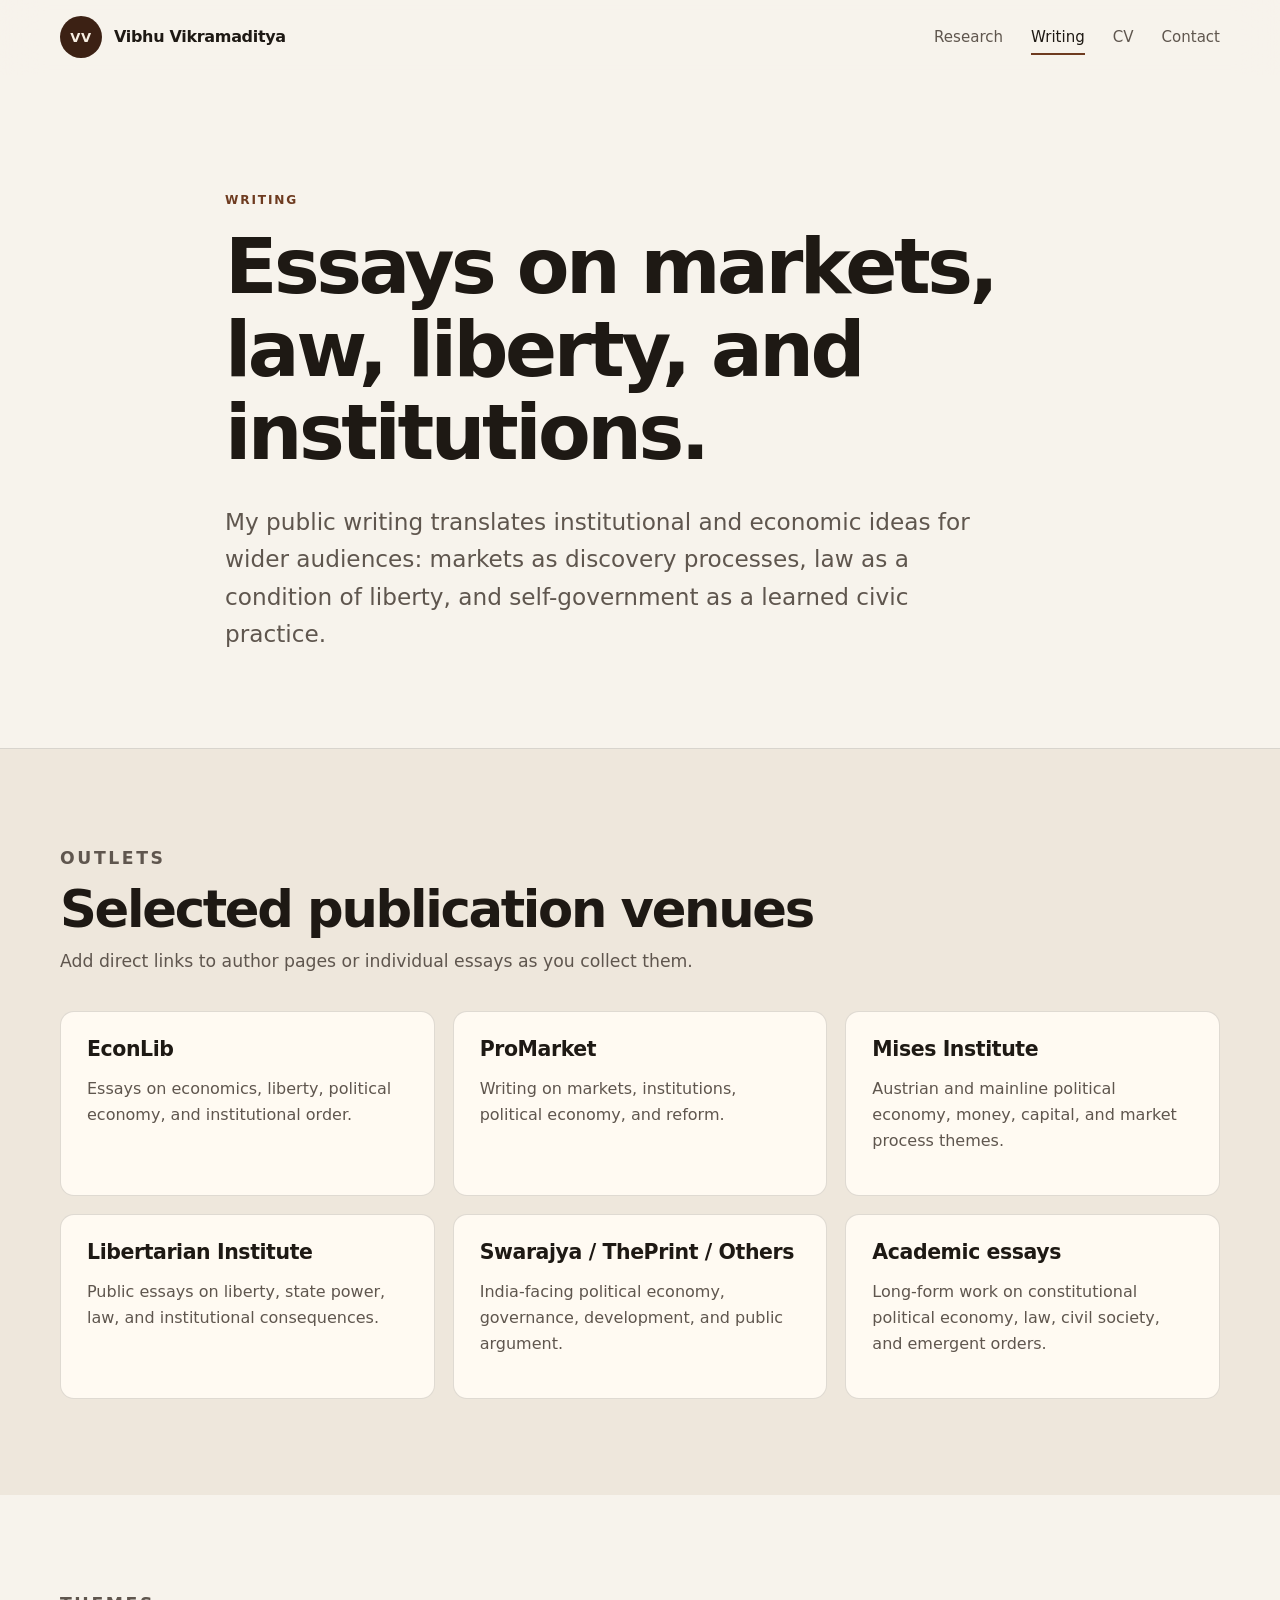
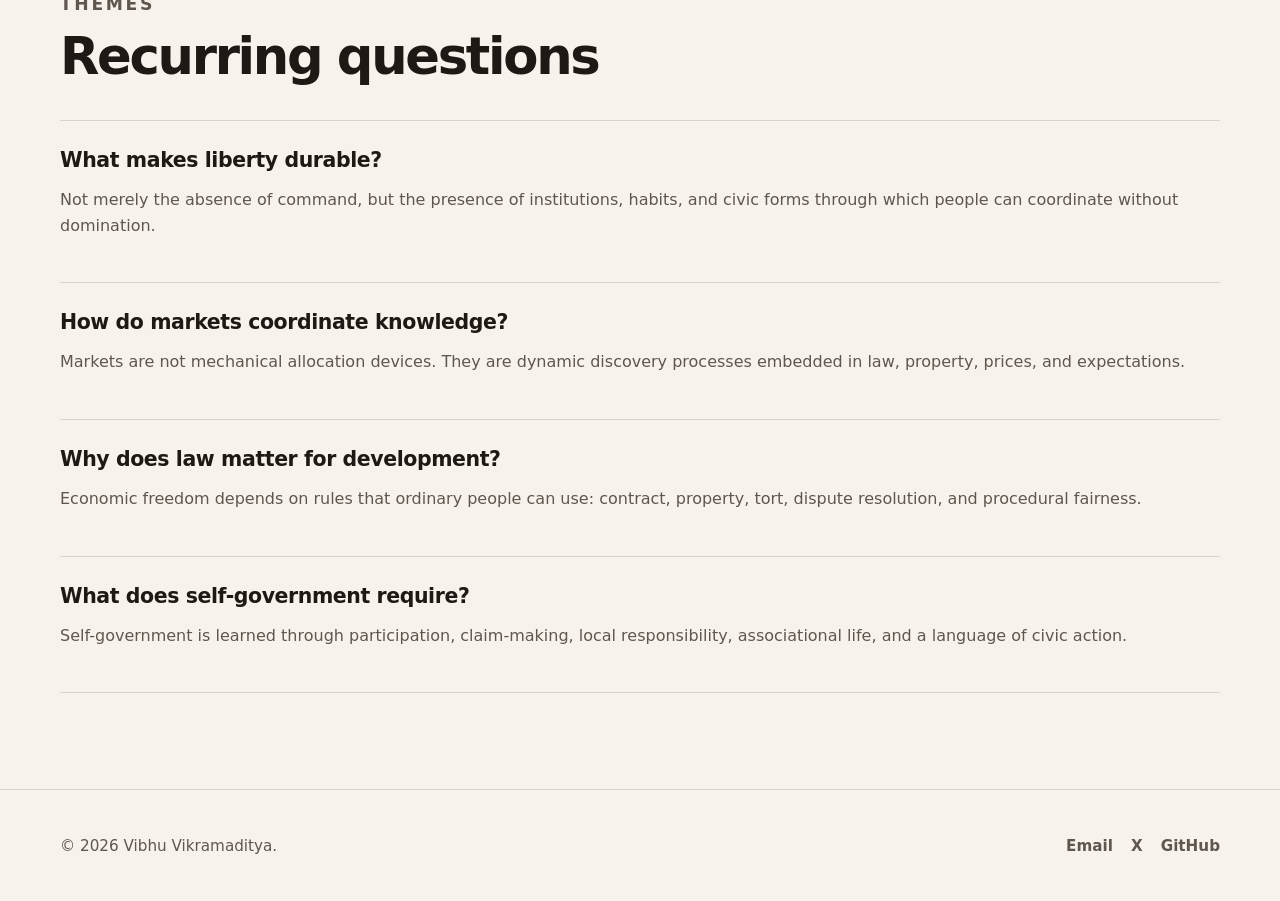
<file: writing.html>
<!doctype html>
<html lang="en">
<head>
  <meta charset="utf-8" />
  <meta name="viewport" content="width=device-width, initial-scale=1" />
  <title>Writing | Vibhu Vikramaditya</title>
  <meta name="description" content="Public writing by Vibhu Vikramaditya on economics, liberty, law, institutions, and political economy." />
  <link rel="canonical" href="https://vibhuvikramaditya.com/writing.html" />
  <link rel="stylesheet" href="styles.css" />
  <script defer src="site.js"></script>
</head>
<body>
  <a class="skip-link" href="#main">Skip to content</a>
  <header class="site-header" data-header>
    <div class="container header-inner">
      <a class="brand" href="index.html"><span class="brand-mark">VV</span><span class="brand-text">Vibhu Vikramaditya</span></a>
      <button class="nav-toggle" type="button" aria-expanded="false" aria-controls="site-nav" data-nav-toggle><span class="sr-only">Toggle navigation</span><span></span><span></span><span></span></button>
      <nav class="site-nav" id="site-nav" data-nav>
        <a href="research.html">Research</a>
        <a href="writing.html" aria-current="page">Writing</a>
        <a href="cv.html">CV</a>
        <a href="contact.html">Contact</a>
      </nav>
    </div>
  </header>

  <main id="main">
    <section class="page-hero section-pad">
      <div class="container narrow">
        <p class="eyebrow">Writing</p>
        <h1>Essays on markets, law, liberty, and institutions.</h1>
        <p class="lead">
          My public writing translates institutional and economic ideas for wider audiences: markets as discovery processes, law as a
          condition of liberty, and self-government as a learned civic practice.
        </p>
      </div>
    </section>

    <section class="section-pad muted">
      <div class="container">
        <div class="section-heading narrow">
          <p class="eyebrow">Outlets</p>
          <h2>Selected publication venues</h2>
          <p>Add direct links to author pages or individual essays as you collect them.</p>
        </div>
        <div class="outlet-grid">
          <article><h3>EconLib</h3><p>Essays on economics, liberty, political economy, and institutional order.</p></article>
          <article><h3>ProMarket</h3><p>Writing on markets, institutions, political economy, and reform.</p></article>
          <article><h3>Mises Institute</h3><p>Austrian and mainline political economy, money, capital, and market process themes.</p></article>
          <article><h3>Libertarian Institute</h3><p>Public essays on liberty, state power, law, and institutional consequences.</p></article>
          <article><h3>Swarajya / ThePrint / Others</h3><p>India-facing political economy, governance, development, and public argument.</p></article>
          <article><h3>Academic essays</h3><p>Long-form work on constitutional political economy, law, civil society, and emergent orders.</p></article>
        </div>
      </div>
    </section>

    <section class="section-pad">
      <div class="container">
        <div class="section-heading narrow">
          <p class="eyebrow">Themes</p>
          <h2>Recurring questions</h2>
        </div>
        <div class="theme-list">
          <article>
            <h3>What makes liberty durable?</h3>
            <p>Not merely the absence of command, but the presence of institutions, habits, and civic forms through which people can coordinate without domination.</p>
          </article>
          <article>
            <h3>How do markets coordinate knowledge?</h3>
            <p>Markets are not mechanical allocation devices. They are dynamic discovery processes embedded in law, property, prices, and expectations.</p>
          </article>
          <article>
            <h3>Why does law matter for development?</h3>
            <p>Economic freedom depends on rules that ordinary people can use: contract, property, tort, dispute resolution, and procedural fairness.</p>
          </article>
          <article>
            <h3>What does self-government require?</h3>
            <p>Self-government is learned through participation, claim-making, local responsibility, associational life, and a language of civic action.</p>
          </article>
        </div>
      </div>
    </section>
  </main>

  <footer class="site-footer">
    <div class="container footer-inner">
      <p>© <span data-year></span> Vibhu Vikramaditya.</p>
      <div class="footer-links"><a href="mailto:vvikram@gmu.edu">Email</a><a href="https://x.com/vibhu3333">X</a><a href="https://github.com/vibhu3333">GitHub</a></div>
    </div>
  </footer>
</body>
</html>
</file>
<file: styles.css>
:root {
  --bg: #f7f3ec;
  --bg-muted: #eee7dc;
  --surface: #fffaf2;
  --surface-strong: #fefdf9;
  --ink: #1e1914;
  --ink-soft: #5f564e;
  --line: rgba(30, 25, 20, 0.14);
  --accent: #6e3b20;
  --accent-strong: #3c2114;
  --accent-soft: #e6d4c4;
  --shadow: 0 24px 60px rgba(44, 31, 21, 0.12);
  --radius: 24px;
  --radius-sm: 14px;
  --max: 1160px;
}

* { box-sizing: border-box; }

html { scroll-behavior: smooth; }

body {
  margin: 0;
  font-family: Inter, ui-sans-serif, system-ui, -apple-system, BlinkMacSystemFont, "Segoe UI", sans-serif;
  background: var(--bg);
  color: var(--ink);
  line-height: 1.6;
  text-rendering: optimizeLegibility;
}

img, svg { max-width: 100%; display: block; }

a { color: inherit; text-decoration-color: rgba(110, 59, 32, 0.4); text-underline-offset: 0.2em; }
a:hover { color: var(--accent); }

.container {
  width: min(calc(100% - 40px), var(--max));
  margin-inline: auto;
}

.narrow { max-width: 830px; }

.section-pad { padding: 96px 0; }

.skip-link {
  position: absolute;
  top: -100px;
  left: 20px;
  background: var(--accent-strong);
  color: white;
  padding: 10px 14px;
  border-radius: 8px;
  z-index: 100;
}
.skip-link:focus { top: 20px; }

.sr-only {
  position: absolute;
  width: 1px;
  height: 1px;
  padding: 0;
  margin: -1px;
  overflow: hidden;
  clip: rect(0, 0, 0, 0);
  white-space: nowrap;
  border: 0;
}

.site-header {
  position: sticky;
  top: 0;
  z-index: 50;
  background: rgba(247, 243, 236, 0.86);
  backdrop-filter: blur(20px);
  border-bottom: 1px solid transparent;
  transition: border-color 180ms ease, box-shadow 180ms ease;
}

.site-header.is-scrolled {
  border-color: var(--line);
  box-shadow: 0 10px 30px rgba(30, 25, 20, 0.06);
}

.header-inner {
  min-height: 74px;
  display: flex;
  align-items: center;
  justify-content: space-between;
  gap: 24px;
}

.brand {
  display: inline-flex;
  align-items: center;
  gap: 12px;
  text-decoration: none;
  font-weight: 750;
  letter-spacing: -0.02em;
}

.brand-mark {
  display: grid;
  place-items: center;
  width: 42px;
  height: 42px;
  border-radius: 50%;
  background: var(--accent-strong);
  color: #f8efe3;
  font-size: 0.82rem;
  letter-spacing: 0.04em;
}

.brand-text { font-size: 1rem; }

.site-nav {
  display: flex;
  align-items: center;
  gap: 28px;
  font-size: 0.94rem;
  color: var(--ink-soft);
}

.site-nav a {
  text-decoration: none;
  position: relative;
  padding: 24px 0;
}

.site-nav a::after {
  content: "";
  position: absolute;
  left: 0;
  right: 0;
  bottom: 18px;
  height: 2px;
  background: var(--accent);
  transform: scaleX(0);
  transform-origin: center;
  transition: transform 180ms ease;
}

.site-nav a:hover::after,
.site-nav a[aria-current="page"]::after { transform: scaleX(1); }
.site-nav a[aria-current="page"] { color: var(--ink); }

.nav-toggle { display: none; }

.hero {
  position: relative;
  overflow: hidden;
  padding-top: 120px;
}

.hero::before {
  content: "";
  position: absolute;
  width: 640px;
  height: 640px;
  right: -170px;
  top: -180px;
  background: radial-gradient(circle, rgba(110,59,32,0.18), transparent 64%);
  pointer-events: none;
}

.hero-grid {
  display: grid;
  grid-template-columns: minmax(0, 1fr) 380px;
  gap: 68px;
  align-items: center;
  position: relative;
}

.eyebrow {
  margin: 0 0 16px;
  font-size: 0.76rem;
  font-weight: 800;
  letter-spacing: 0.15em;
  text-transform: uppercase;
  color: var(--accent);
}

h1, h2, h3 {
  line-height: 1.08;
  letter-spacing: -0.045em;
  margin: 0;
}

h1 { font-size: clamp(3rem, 7vw, 6.6rem); max-width: 980px; }
h2 { font-size: clamp(2rem, 4vw, 3.5rem); }
h3 { font-size: 1.28rem; letter-spacing: -0.02em; }

.lead {
  font-size: clamp(1.18rem, 2vw, 1.45rem);
  color: var(--ink-soft);
  max-width: 780px;
  margin: 28px 0 0;
}

.hero-actions {
  display: flex;
  gap: 14px;
  flex-wrap: wrap;
  margin-top: 38px;
}

.button {
  display: inline-flex;
  align-items: center;
  justify-content: center;
  min-height: 48px;
  padding: 0 20px;
  border-radius: 999px;
  font-weight: 750;
  text-decoration: none;
  border: 1px solid var(--line);
  transition: transform 180ms ease, box-shadow 180ms ease, background 180ms ease;
}

.button:hover { transform: translateY(-2px); }
.button.primary { background: var(--accent-strong); color: #fff7ed; border-color: var(--accent-strong); box-shadow: 0 10px 24px rgba(60,33,20,0.18); }
.button.ghost { background: rgba(255, 250, 242, 0.74); color: var(--ink); }

.profile-card {
  background: linear-gradient(145deg, var(--surface-strong), #f2e4d4);
  border: 1px solid var(--line);
  border-radius: var(--radius);
  padding: 30px;
  box-shadow: var(--shadow);
}

.portrait-placeholder {
  width: 132px;
  height: 132px;
  border-radius: 50%;
  display: grid;
  place-items: center;
  margin-bottom: 24px;
  background: #2b1a12;
  color: #f5e4d0;
  font-size: 2.4rem;
  font-weight: 850;
  letter-spacing: -0.06em;
}

.profile-card h2 { font-size: 2rem; }
.profile-card p { color: var(--ink-soft); margin: 12px 0 0; }
.profile-links { display: grid; gap: 8px; margin-top: 24px; font-weight: 700; }

.muted { background: var(--bg-muted); }
.bordered { border-top: 1px solid var(--line); border-bottom: 1px solid var(--line); }

.split {
  display: grid;
  grid-template-columns: 0.7fr 1.3fr;
  gap: 64px;
  align-items: start;
}

.prose-large p {
  font-size: 1.2rem;
  color: var(--ink-soft);
  margin: 0 0 20px;
}

.section-heading {
  display: grid;
  gap: 10px;
  margin-bottom: 36px;
}

.section-heading p { color: var(--ink-soft); margin: 0; font-size: 1.08rem; }

.card-grid {
  display: grid;
  gap: 20px;
}
.card-grid.three { grid-template-columns: repeat(3, minmax(0, 1fr)); }

.info-card,
.paper-card,
.contact-card,
.outlet-grid article,
.theme-list article,
.feature-panel,
.program-steps article {
  background: var(--surface);
  border: 1px solid var(--line);
  border-radius: var(--radius-sm);
}

.info-card {
  padding: 30px;
  min-height: 310px;
}

.card-kicker,
.paper-status,
.program-steps span {
  display: inline-flex;
  font-size: 0.75rem;
  font-weight: 800;
  letter-spacing: 0.12em;
  text-transform: uppercase;
  color: var(--accent);
  margin-bottom: 18px;
}

.info-card p, .workstream-list p, .feature-panel p, .paper-card p, .outlet-grid p, .theme-list p, .contact-card p, .timeline-item p, .cv-section p {
  color: var(--ink-soft);
}

.workstream-list {
  display: grid;
  grid-template-columns: repeat(2, minmax(0, 1fr));
  gap: 30px 50px;
}

.workstream-list article {
  padding-top: 20px;
  border-top: 1px solid var(--line);
}

.feature-grid {
  display: grid;
  grid-template-columns: 1.05fr 0.95fr;
  gap: 22px;
}

.feature-panel {
  padding: 38px;
  min-height: 390px;
  display: flex;
  flex-direction: column;
  justify-content: space-between;
}

.dark-panel {
  background: #20150f;
  color: #fff7ed;
}
.dark-panel p { color: rgba(255, 247, 237, 0.74); }
.dark-panel .eyebrow { color: #e1b997; }
.dark-panel a { color: #fff7ed; }

.text-link {
  font-weight: 800;
  text-decoration: none;
  width: fit-content;
}
.text-link::after { content: " →"; }

.cta-band {
  display: flex;
  align-items: center;
  justify-content: space-between;
  gap: 28px;
  padding: 34px;
  background: var(--surface);
  border: 1px solid var(--line);
  border-radius: var(--radius);
}
.cta-band h2 { font-size: clamp(1.8rem, 3vw, 2.9rem); max-width: 820px; }

.page-hero {
  padding-top: 116px;
  border-bottom: 1px solid var(--line);
}
.page-hero h1 { font-size: clamp(3rem, 6vw, 5.4rem); }

.research-program {
  display: grid;
  grid-template-columns: 0.75fr 1.25fr;
  gap: 56px;
}
.program-title h2 { font-size: clamp(2rem, 3.8vw, 3.1rem); }
.program-steps { display: grid; gap: 18px; }
.program-steps article { padding: 28px; }
.program-steps span { font-size: 1rem; letter-spacing: -0.02em; }

.paper-list { display: grid; gap: 18px; }
.paper-card {
  display: grid;
  grid-template-columns: minmax(0, 1fr) auto;
  gap: 22px;
  padding: 28px;
  align-items: start;
}
.paper-status {
  background: var(--accent-soft);
  border-radius: 999px;
  padding: 8px 12px;
  margin: 0;
  white-space: nowrap;
}

.outlet-grid {
  display: grid;
  grid-template-columns: repeat(3, minmax(0, 1fr));
  gap: 18px;
}
.outlet-grid article { padding: 26px; }

.theme-list { display: grid; gap: 0; border-top: 1px solid var(--line); }
.theme-list article {
  border: 0;
  border-bottom: 1px solid var(--line);
  border-radius: 0;
  padding: 28px 0;
  background: transparent;
}

.cv-layout {
  display: grid;
  grid-template-columns: 320px minmax(0, 1fr);
  gap: 54px;
  align-items: start;
}

.cv-aside {
  position: sticky;
  top: 104px;
  background: var(--surface);
  border: 1px solid var(--line);
  border-radius: var(--radius-sm);
  padding: 28px;
}
.cv-aside h2 { font-size: 2rem; }
.cv-aside p { color: var(--ink-soft); }

.cv-main { display: grid; gap: 34px; }
.cv-section {
  background: var(--surface);
  border: 1px solid var(--line);
  border-radius: var(--radius-sm);
  padding: 30px;
}
.cv-section h2 { font-size: 1.8rem; margin-bottom: 20px; }
.timeline-item + .timeline-item { border-top: 1px solid var(--line); margin-top: 18px; padding-top: 18px; }
.timeline-item h3 { font-size: 1.15rem; }
.timeline-item p { margin: 8px 0 0; }

.contact-grid {
  display: grid;
  grid-template-columns: repeat(3, minmax(0, 1fr));
  gap: 18px;
}
.contact-card { padding: 30px; min-height: 220px; }
.contact-card h2 { font-size: 1.8rem; }

.not-found { min-height: 100svh; display: grid; place-items: center; }

.site-footer {
  border-top: 1px solid var(--line);
  padding: 28px 0;
}
.footer-inner {
  display: flex;
  align-items: center;
  justify-content: space-between;
  gap: 20px;
  color: var(--ink-soft);
  font-size: 0.95rem;
}
.footer-links { display: flex; gap: 18px; font-weight: 700; }
.footer-links a { text-decoration: none; }

@media (max-width: 920px) {
  .section-pad { padding: 72px 0; }
  .hero-grid, .split, .feature-grid, .research-program, .cv-layout { grid-template-columns: 1fr; }
  .card-grid.three, .outlet-grid, .contact-grid { grid-template-columns: 1fr; }
  .workstream-list { grid-template-columns: 1fr; }
  .profile-card { max-width: 520px; }
  .cv-aside { position: static; }
  .cta-band { align-items: flex-start; flex-direction: column; }
}

@media (max-width: 760px) {
  .container { width: min(calc(100% - 28px), var(--max)); }
  .header-inner { min-height: 68px; }
  .brand-text { display: none; }
  .nav-toggle {
    display: inline-flex;
    flex-direction: column;
    justify-content: center;
    gap: 5px;
    width: 44px;
    height: 44px;
    border: 1px solid var(--line);
    background: var(--surface);
    border-radius: 999px;
    padding: 0 11px;
  }
  .nav-toggle span:not(.sr-only) { height: 2px; width: 100%; background: var(--ink); border-radius: 1px; }
  .site-nav {
    position: absolute;
    left: 14px;
    right: 14px;
    top: 74px;
    display: grid;
    gap: 0;
    background: var(--surface-strong);
    border: 1px solid var(--line);
    border-radius: 18px;
    box-shadow: var(--shadow);
    padding: 8px;
    transform: translateY(-8px);
    opacity: 0;
    pointer-events: none;
    transition: opacity 180ms ease, transform 180ms ease;
  }
  .site-nav.is-open { opacity: 1; pointer-events: auto; transform: translateY(0); }
  .site-nav a { padding: 12px 14px; border-radius: 12px; }
  .site-nav a:hover { background: var(--bg-muted); }
  .site-nav a::after { display: none; }
  .hero { padding-top: 92px; }
  h1 { font-size: clamp(2.55rem, 14vw, 4rem); }
  .page-hero h1 { font-size: clamp(2.55rem, 13vw, 3.8rem); }
  .paper-card { grid-template-columns: 1fr; }
  .paper-status { width: fit-content; }
  .footer-inner { flex-direction: column; align-items: flex-start; }
}
</file>
